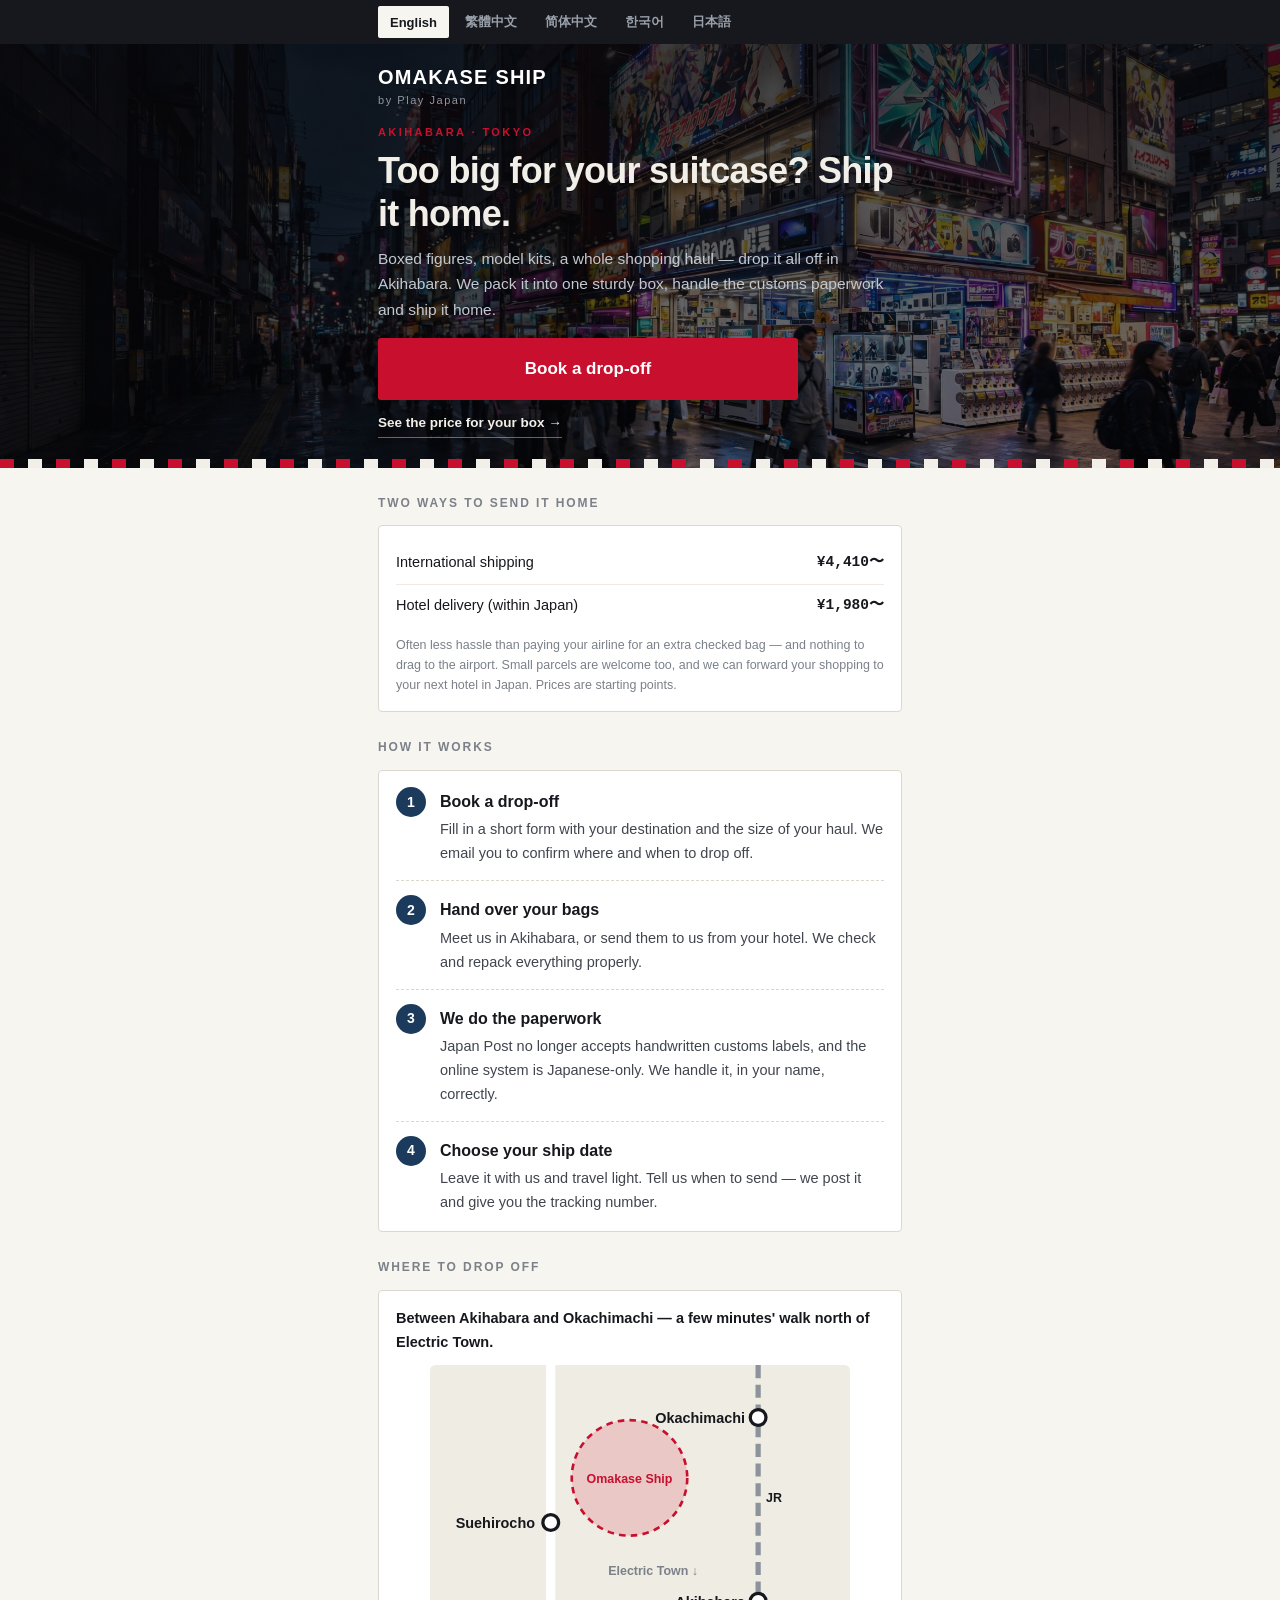
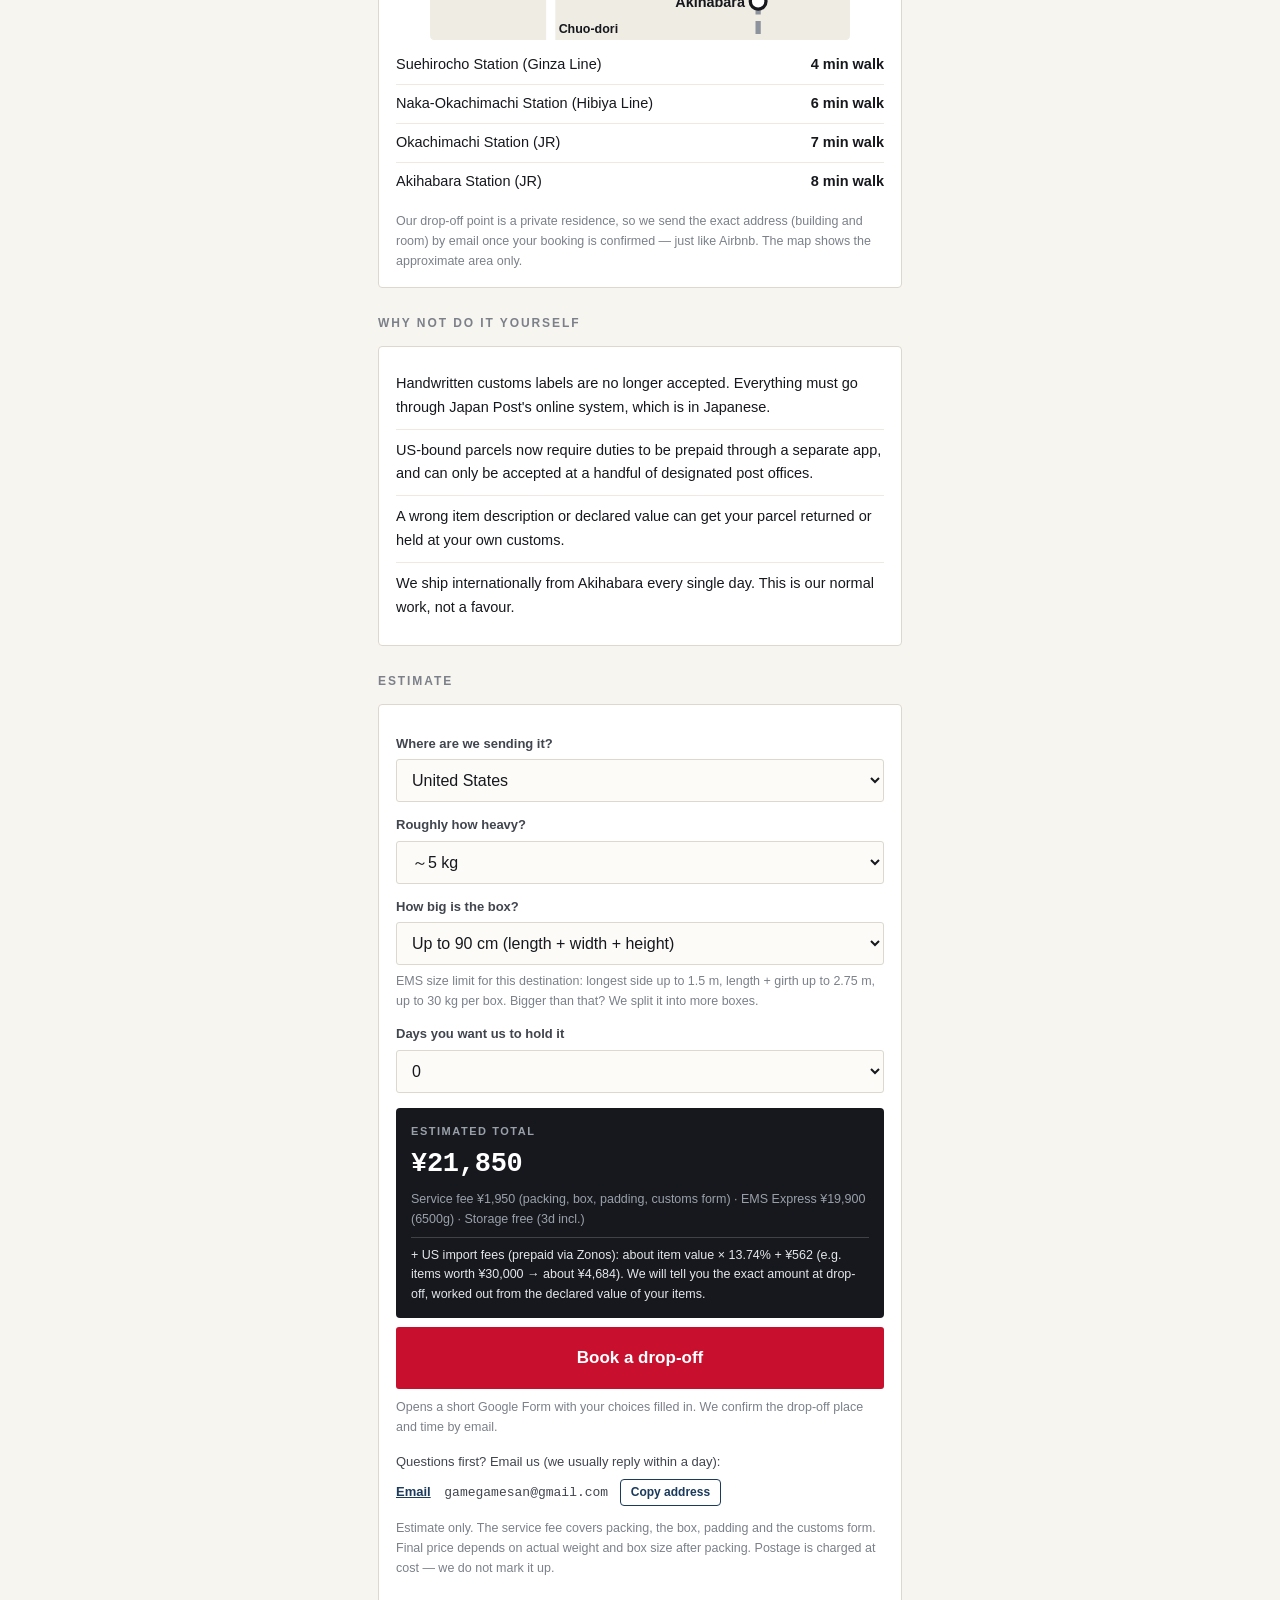
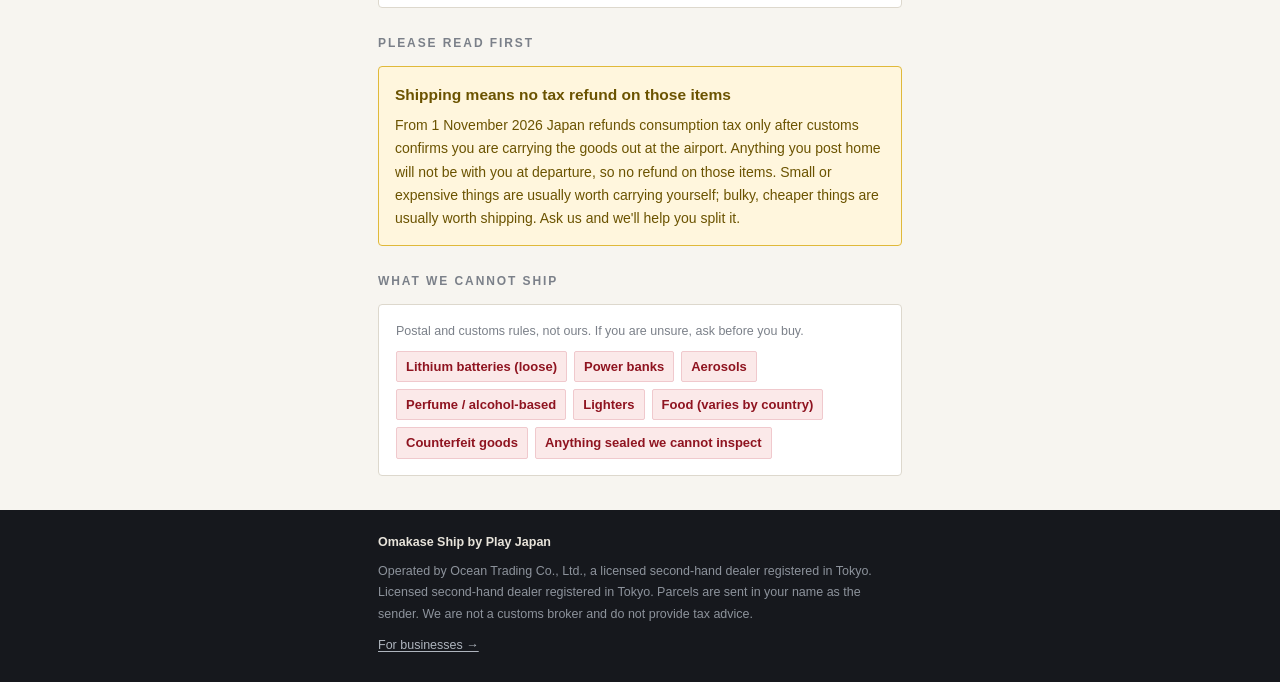
<file: index.html>
<!DOCTYPE html>
<html lang="en">
<head>
<meta charset="utf-8">
<meta name="viewport" content="width=device-width,initial-scale=1,viewport-fit=cover">
<title>Omakase Ship — Travel Japan hands-free</title>
<meta name="description" content="Figures and boxes too big for your suitcase? Drop them off in Akihabara — we pack them into one box, handle the customs form and ship it home.">
<meta name="theme-color" content="#16181d">
<style>
:root{
  --ink:#16181d; --ink2:#41454e; --mute:#7b8089;
  --paper:#f7f5f0; --card:#fff; --line:#ddd8cd;
  --navy:#1b3a5c; --red:#c8102e; --green:#1f7a4d; --amber:#fff6dd; --amber-line:#e0b93a;
}
*{box-sizing:border-box;-webkit-tap-highlight-color:transparent}
html{background:var(--ink)}
body{margin:0;background:var(--paper);color:var(--ink);
  font-family:-apple-system,BlinkMacSystemFont,"Segoe UI","Hiragino Sans","Noto Sans JP","Noto Sans TC","Noto Sans SC","Noto Sans KR",sans-serif;
  font-size:16px;line-height:1.65;-webkit-text-size-adjust:100%}
.num{font-family:ui-monospace,SFMono-Regular,Menlo,Consolas,monospace;font-variant-numeric:tabular-nums}
.wrap{max-width:560px;margin:0 auto;padding:0 18px}

/* language bar */
.langbar{position:sticky;top:0;z-index:20;background:var(--ink);padding:calc(6px + env(safe-area-inset-top)) 0 6px}
.langs{display:flex;gap:4px;overflow-x:auto;-ms-overflow-style:none;scrollbar-width:none}
.langs::-webkit-scrollbar{display:none}
.langs button{flex:0 0 auto;padding:7px 12px;font-size:13px;font-weight:700;border:0;border-radius:2px;
  background:transparent;color:#9aa0aa;font-family:inherit;white-space:nowrap}
.langs button[aria-pressed=true]{background:var(--paper);color:var(--ink)}


.brand{margin-bottom:14px}
.brand .bmain{display:block;font-size:20px;font-weight:800;letter-spacing:.06em;color:#fff;line-height:1.1}
.brand .bsub{display:block;font-size:11px;letter-spacing:.14em;color:#8f96a3;margin-top:3px}
/* hero */
header{background:linear-gradient(rgba(8,8,12,.78),rgba(8,8,12,.52)),url('./assets/hero-akihabara.webp') center/cover no-repeat var(--ink);color:#f2efe8;padding:22px 0 30px;position:relative;overflow:hidden}
header::after{content:"";position:absolute;left:0;right:0;bottom:0;height:9px;
  background:repeating-linear-gradient(90deg,var(--red) 0 14px,transparent 14px 28px,#f2efe8 28px 42px,transparent 42px 56px)}
.kicker{font-size:11px;letter-spacing:.22em;font-weight:700;color:var(--red)}
h1{font-size:36px;line-height:1.2;letter-spacing:-.02em;margin:8px 0 10px;font-weight:800}
.lede{font-size:15.5px;color:#c3c8d0;margin:0}
.herolink{display:inline-block;margin-top:12px;font-size:13.5px;font-weight:700;color:#f2efe8;text-decoration:none;border-bottom:1px solid rgba(242,239,232,.4);padding-bottom:2px}

/* blocks */
section{margin-top:26px}
h2{font-size:12px;letter-spacing:.16em;font-weight:800;color:var(--mute);margin:0 0 12px;text-transform:uppercase}
.card{background:var(--card);border:1px solid var(--line);border-radius:4px;padding:16px 17px}
.card + .card{margin-top:10px}

.step{display:flex;gap:14px;align-items:flex-start}
.step + .step{margin-top:14px;padding-top:14px;border-top:1px dashed var(--line)}
.stepno{flex:0 0 30px;height:30px;border-radius:50%;background:var(--navy);color:#fff;
  display:flex;align-items:center;justify-content:center;font-weight:800;font-size:14px}
.step h3{font-size:16px;margin:2px 0 3px;font-weight:700}
.step p{margin:0;font-size:14.5px;color:var(--ink2)}

table{width:100%;border-collapse:collapse;font-size:14.5px}
td{padding:9px 0;border-bottom:1px solid #eeeae1;vertical-align:top}
tr:last-child td{border-bottom:0}
td.r{text-align:right;white-space:nowrap;font-weight:700}
.small{font-size:12.5px;color:var(--mute);line-height:1.6}

.warn{background:var(--amber);border:1px solid var(--amber-line);border-radius:4px;padding:15px 16px}
.warn h3{margin:0 0 7px;font-size:15.5px;color:#6b5300;font-weight:800}
.warn p{margin:0;font-size:14px;color:#6b5300}

.no{display:flex;flex-wrap:wrap;gap:7px;margin-top:4px}
.no span{font-size:13px;background:#fbe9e9;color:#8f1420;border:1px solid #f0c9cd;
  padding:4px 9px;border-radius:2px;font-weight:600}

/* form */
label.f{display:block;font-size:13px;font-weight:700;color:var(--ink2);margin:12px 0 5px}
select,input[type=number]{width:100%;padding:11px;font-size:16px;border:1px solid var(--line);
  border-radius:3px;background:#fcfbf8;color:var(--ink);font-family:inherit}
input[type=number]{font-family:ui-monospace,Menlo,monospace;text-align:right}
select:focus,input:focus{outline:2px solid var(--navy);outline-offset:-1px;background:#fff}
.est{margin-top:15px;background:var(--ink);color:#fff;border-radius:4px;padding:14px 15px}
.est .lbl{font-size:11px;letter-spacing:.14em;color:#9aa0aa;font-weight:700}
.est .v{font-size:27px;font-weight:800;margin-top:2px;letter-spacing:-.01em}
.est .sub{font-size:12.5px;color:#9aa0aa;margin-top:4px;line-height:1.55}
.est .duty{color:#e3e6ec;margin-top:8px;padding-top:8px;border-top:1px solid rgba(255,255,255,.18)}

.btn{display:block;width:100%;text-align:center;text-decoration:none;padding:15px;
  border-radius:3px;font-weight:800;font-size:16px;margin-top:9px;border:0;font-family:inherit}
.btn.line{background:#06c755;color:#fff}
.btn.wa{background:#25d366;color:#fff}
.btn.mail{background:#fff;color:var(--ink);border:1.5px solid var(--ink)}
/* 予約（Google フォーム）がいちばん目立つボタン。質問の連絡先は小さく残す。 */
.btn.book{background:var(--red);color:#fff;font-size:17px;padding:17px}
.herobook{display:block;margin-top:16px;max-width:420px}
.ask{margin-top:14px;font-size:13px;color:var(--ink2)}
.ask a{display:inline-block;margin:6px 10px 0 0;font-weight:700;color:var(--navy)}
.ask .mailAddr{display:inline-block;margin:6px 8px 0 0;font-family:ui-monospace,Menlo,Consolas,monospace;user-select:all;word-break:break-all}
.ask .copyBtn{margin-top:6px;padding:3px 10px;font:inherit;font-size:12px;font-weight:700;color:var(--navy);background:none;border:1px solid currentColor;border-radius:4px;cursor:pointer}

footer{margin-top:34px;background:var(--ink);color:#8d939c;padding:22px 0 calc(26px + env(safe-area-inset-bottom));font-size:12.5px;line-height:1.7}
footer b{color:#e7e3da}
footer a.footlink{color:#aeb4bd;text-decoration:underline;text-underline-offset:2px}

/* 受付の大まかな場所（正確な住所は予約確定メールで） */
:root{--mapbg:#efece4;--maproad:#fff;--maprail:#8d939c}
.where .wlead{margin:0 0 10px;font-size:14.5px;font-weight:700;color:var(--ink)}
.wmap{display:block;width:100%;max-width:420px;height:auto;margin:0 auto 6px}
.wmap .mt{font:600 11px/1 -apple-system,BlinkMacSystemFont,'Segoe UI',sans-serif;fill:var(--ink)}
.wmap .sm{font-size:9.5px}.wmap .b{font-weight:800}.wmap .red{fill:var(--red)}.wmap .mute{fill:var(--mute)}
.wst td{padding:7px 0}
[data-i18n]{}
</style>
</head>
<body>

<div class="langbar">
  <div class="wrap">
    <div class="langs" id="langs">
      <button data-lang="en" aria-pressed="true">English</button>
      <button data-lang="zh-Hant" aria-pressed="false">繁體中文</button>
      <button data-lang="zh-Hans" aria-pressed="false">简体中文</button>
      <button data-lang="ko" aria-pressed="false">한국어</button>
      <button data-lang="ja" aria-pressed="false">日本語</button>
    </div>
  </div>
</div>

<header>
  <div class="wrap">
    <div class="brand">
      <span class="bmain">OMAKASE SHIP</span>
      <span class="bsub">by Play Japan</span>
    </div>
    <div class="kicker">AKIHABARA · TOKYO</div>
    <h1 data-i18n="h1"></h1>
    <p class="lede" data-i18n="lede"></p>
    <a class="btn book herobook" id="btnBookHero" href="#" target="_blank" rel="noopener" data-i18n="btn_book"></a>
    <a class="herolink" href="./cost/" data-i18n="heroPriceLink"></a>
  </div>
</header>

<div class="wrap">

  <section>
    <h2 data-i18n="ship_h"></h2>
    <div class="card">
      <table>
        <tr><td data-i18n="ship_intl"></td><td class="r num" id="priceIntl">—</td></tr>
        <tr><td data-i18n="ship_hotel"></td><td class="r num" id="priceHotel">—</td></tr>
      </table>
      <p class="small" style="margin:8px 0 0" data-i18n="ship_note"></p>
    </div>
  </section>

  <section>
    <h2 data-i18n="how_h"></h2>
    <div class="card">
      <div class="step"><div class="stepno">1</div><div>
        <h3 data-i18n="s1t"></h3><p data-i18n="s1b"></p></div></div>
      <div class="step"><div class="stepno">2</div><div>
        <h3 data-i18n="s2t"></h3><p data-i18n="s2b"></p></div></div>
      <div class="step"><div class="stepno">3</div><div>
        <h3 data-i18n="s3t"></h3><p data-i18n="s3b"></p></div></div>
      <div class="step"><div class="stepno">4</div><div>
        <h3 data-i18n="s4t"></h3><p data-i18n="s4b"></p></div></div>
    </div>
  </section>

  <section>
    <h2 data-i18n="where_h"></h2>
    <div class="card where">
      <p class="wlead" data-i18n="where_lead"></p>
      <svg class="wmap" viewBox="0 0 320 210" role="img" aria-label="Map">
        <rect x="0" y="0" width="320" height="210" rx="4" fill="var(--mapbg)"/>
        <line x1="92" y1="0" x2="92" y2="210" stroke="var(--maproad)" stroke-width="7"/>
        <text x="98" y="204" class="mt sm">Chuo-dori</text>
        <line x1="250" y1="0" x2="250" y2="210" stroke="var(--maprail)" stroke-width="4" stroke-dasharray="10 5"/>
        <text x="256" y="104" class="mt sm">JR</text>
        <circle cx="152" cy="86" r="44" fill="rgba(200,16,46,.16)" stroke="var(--red)" stroke-width="2" stroke-dasharray="5 4"/>
        <text x="152" y="90" text-anchor="middle" class="mt b red sm">Omakase Ship</text>
        <circle cx="92" cy="120" r="6" fill="#fff" stroke="var(--ink)" stroke-width="2.5"/>
        <text x="80" y="124" text-anchor="end" class="mt">Suehirocho</text>
        <circle cx="250" cy="40" r="6" fill="#fff" stroke="var(--ink)" stroke-width="2.5"/>
        <text x="240" y="44" text-anchor="end" class="mt">Okachimachi</text>
        <circle cx="250" cy="180" r="6" fill="#fff" stroke="var(--ink)" stroke-width="2.5"/>
        <text x="240" y="184" text-anchor="end" class="mt">Akihabara</text>
        <text x="170" y="160" text-anchor="middle" class="mt sm mute">Electric Town ↓</text>
      </svg>
      <table class="wst">
        <tr><td data-i18n="where_st1"></td><td class="r" data-i18n="where_m1"></td></tr>
        <tr><td data-i18n="where_st2"></td><td class="r" data-i18n="where_m2"></td></tr>
        <tr><td data-i18n="where_st3"></td><td class="r" data-i18n="where_m3"></td></tr>
        <tr><td data-i18n="where_st4"></td><td class="r" data-i18n="where_m4"></td></tr>
      </table>
      <p class="small" style="margin:10px 0 0" data-i18n="where_note"></p>
    </div>
  </section>

  <section>
    <h2 data-i18n="why_h"></h2>
    <div class="card">
      <table>
        <tr><td data-i18n="w1"></td></tr>
        <tr><td data-i18n="w2"></td></tr>
        <tr><td data-i18n="w3"></td></tr>
        <tr><td data-i18n="w4"></td></tr>
      </table>
    </div>
  </section>

  <section>
    <h2 data-i18n="quote_h"></h2>
    <div class="card">
      <label class="f" data-i18n="q_dest"></label>
      <select id="dest"><!-- rates.js の COUNTRIES から作る --></select>

      <label class="f" data-i18n="q_weight"></label>
      <select id="wt">
        <option value="500">～0.5 kg</option>
        <option value="1000">～1 kg</option>
        <option value="2000">～2 kg</option>
        <option value="3000">～3 kg</option>
        <option value="5000" selected>～5 kg</option>
        <option value="7000">～7 kg</option>
        <option value="10000">～10 kg</option>
        <option value="15000">～15 kg</option>
        <option value="20000">～20 kg</option>
        <option value="25000">～25 kg</option>
        <option value="30000">～30 kg</option>
      </select>

      <label class="f" data-i18n="q_size"></label>
      <select id="over90">
        <option value="0" selected data-i18n-opt="size_small"></option>
        <option value="1" data-i18n-opt="size_big"></option>
      </select>
      <p class="small" id="sizeNote" style="margin:6px 0 0"></p>

      <label class="f" data-i18n="q_days"></label>
      <select id="days">
        <option value="0" selected>0</option>
        <option value="3">3</option>
        <option value="7">7</option>
        <option value="14">14</option>
      </select>

      <div class="est">
        <div class="lbl" data-i18n="q_est"></div>
        <div class="v num" id="estVal">—</div>
        <div class="sub" id="estSub"></div>
        <div class="sub duty" id="usDuty" hidden></div>
      </div>

      <a class="btn book" id="btnBook" href="#" target="_blank" rel="noopener" data-i18n="btn_book"></a>
      <p class="small" style="margin:8px 0 0" data-i18n="book_note"></p>
      <div class="ask"><span data-i18n="q_ask"></span><br>
        <a id="btnMail" href="#" data-i18n="btn_mail"></a>
        <span class="mailAddr" id="mailAddr"></span>
        <button type="button" class="copyBtn" id="btnCopy" data-i18n="btn_copy"></button>
      </div>
      <p class="small" style="margin-top:12px" data-i18n="q_note"></p>
    </div>
  </section>

  <section>
    <h2 data-i18n="tax_h"></h2>
    <div class="warn">
      <h3 data-i18n="tax_t"></h3>
      <p data-i18n="tax_b"></p>
    </div>
  </section>

  <section>
    <h2 data-i18n="cant_h"></h2>
    <div class="card">
      <p class="small" style="margin:0 0 10px" data-i18n="cant_b"></p>
      <div class="no" id="noList"></div>
    </div>
  </section>

</div>

<footer>
  <div class="wrap">
    <div style="margin-bottom:8px"><b id="bizName">Omakase Ship by Play Japan</b></div>
    <div data-i18n="foot"></div>
    <div style="margin-top:10px"><a class="footlink" href="./partner/" data-i18n="partnerLink"></a></div>
  </div>
</footer>

<script src="./rates.js"></script>
<script>
/* ============================================================
   設定 — 料金は rates.js（window.AKIBA_RATES）に集約。ここは連絡先のみ
   ============================================================ */
var R = window.AKIBA_RATES;   // 共通料金モジュール
var CONFIG = {
  bizName:  "Omakase Ship by Play Japan",
  email:    "gamegamesan@gmail.com"       // 質問の窓口はメールだけ（2026-11-25〜）
};

/* 予約フォーム（Google フォーム）。料金の目安で選んだ内容と紹介コードを入れて開く
   （usp=pp_url の事前入力）。選択肢の文字は**フォームと完全一致**（– は en ダッシュ U+2013）。 */
var FORM = {
  url: "https://docs.google.com/forms/d/e/1FAIpQLSeJqHE1Zn3QOHQhHUtQnI4l_mDOnMgi03iKkbGV1g6y1o3V2w/viewform",
  country: "entry.68402568",
  size:    "entry.314454876",
  ref:     "entry.2128966062"
};
/* 送り先：フォームに国名の選択肢がある国は国名（rates.js の COUNTRIES の form）、
   それ以外は Other。 */
var FORM_OTHER = "Other (please write below)";
function formCountryOf(code){
  var c=R.country(code);
  return (c&&c.form) ? c.form : FORM_OTHER;
}
/* 大きさ：小形包装物になるとき＝Small、EMS になるとき＝Large。
   「Several large boxes」「Not sure yet」は LP からは入れない。 */
var FORM_SIZE = {
  small: "Small \u2013 up to 2 kg and up to 90 cm (length + width + height)",
  large: "Large \u2013 one box over 90 cm or over 2 kg"
};
/* いまの選択。送り方は rates.js の route() が決める
   （梱包後 2kg 以下・90cm 以下＝小形包装物、それ以外＝EMS）。 */
function pick(){
  var c=R.country($("dest").value)||R.country("US");
  var over90=($("over90").value==="1");
  var q=R.route(c.zone, +$("wt").value, {}, { country:(c.other?null:c.code), over90:over90 });
  /* どちらの送り方にも入らない重さ（1箱 30kg 超など）は、2kg も 90cm も超える側。 */
  var small=!!(q&&q.service==="airPacket");
  return { c:c, over90:over90, q:q, small:small };
}
/* 紹介コード（tracking.js が ?s= から omakase_ref に保存したもの）。無ければ ''。 */
function refCode(){
  var re=/^[A-Z]{2}\d{2,3}$/;
  /* 先に保存済みのコード（初回の紹介元を優先・tracking.js と同じ決まり）、
     無ければ今の URL の ?s=（初めて開いた回は tracking.js がこのあとで保存するため）。 */
  try{
    var o=JSON.parse(localStorage.getItem("omakase_ref")||"null");
    var c=o&&String(o.code||"");
    if(re.test(c)) return c;
  }catch(e){}
  try{
    var s=new URLSearchParams(location.search).get("s");
    s=s?String(s):"";                       // tracking.js と同じ（そのままの形で確かめる）
    if(re.test(s)) return s;
  }catch(e){}
  return "";
}
function formUrl(){
  var pk=pick();
  var q=[["usp","pp_url"],
         [FORM.country, formCountryOf(pk.c.code)],
         [FORM.size, pk.small ? FORM_SIZE.small : FORM_SIZE.large]];
  var rc=refCode();
  if(rc) q.push([FORM.ref, rc]);
  return FORM.url+"?"+q.map(function(x){
    return encodeURIComponent(x[0])+"="+encodeURIComponent(x[1]); }).join("&");
}

var I18N = {
en:{
 pack_over:"One box can weigh up to {kg} kg packed, and this is over that. We split it into two or more boxes — book a drop-off or message us for a quote.",
 h1:"Too big for your suitcase? Ship it home.",
 lede:"Boxed figures, model kits, a whole shopping haul — drop it all off in Akihabara. We pack it into one sturdy box, handle the customs paperwork and ship it home.",
 heroPriceLink:"See the price for your box →",
 trackRef:"Referred by ", trackCounter:"Show this at our counter",
 ship_h:"Two ways to send it home", ship_intl:"International shipping", ship_hotel:"Hotel delivery (within Japan)",
 ship_note:"Often less hassle than paying your airline for an extra checked bag — and nothing to drag to the airport. Small parcels are welcome too, and we can forward your shopping to your next hotel in Japan. Prices are starting points.",
 how_h:"How it works",
 where_h:"Where to drop off", where_lead:"Between Akihabara and Okachimachi — a few minutes' walk north of Electric Town.", where_st1:"Suehirocho Station (Ginza Line)", where_m1:"4 min walk", where_st2:"Naka-Okachimachi Station (Hibiya Line)", where_m2:"6 min walk", where_st3:"Okachimachi Station (JR)", where_m3:"7 min walk", where_st4:"Akihabara Station (JR)", where_m4:"8 min walk", where_note:"Our drop-off point is a private residence, so we send the exact address (building and room) by email once your booking is confirmed — just like Airbnb. The map shows the approximate area only.",
 s1t:"Book a drop-off", s1b:"Fill in a short form with your destination and the size of your haul. We email you to confirm where and when to drop off.",
 s2t:"Hand over your bags", s2b:"Meet us in Akihabara, or send them to us from your hotel. We check and repack everything properly.",
 s3t:"We do the paperwork", s3b:"Japan Post no longer accepts handwritten customs labels, and the online system is Japanese-only. We handle it, in your name, correctly.",
 s4t:"Choose your ship date", s4b:"Leave it with us and travel light. Tell us when to send — we post it and give you the tracking number.",
 why_h:"Why not do it yourself",
 w1:"Handwritten customs labels are no longer accepted. Everything must go through Japan Post's online system, which is in Japanese.",
 w2:"US-bound parcels now require duties to be prepaid through a separate app, and can only be accepted at a handful of designated post offices.",
 w3:"A wrong item description or declared value can get your parcel returned or held at your own customs.",
 w4:"We ship internationally from Akihabara every single day. This is our normal work, not a favour.",
 quote_h:"Estimate",
 q_dest:"Where are we sending it?", q_weight:"Roughly how heavy?", q_days:"Days you want us to hold it",
 us_duty:"+ US import fees (prepaid via Zonos): about item value × {rate} + {fixed} (e.g. items worth {exv} → about {ex}). We will tell you the exact amount at drop-off, worked out from the declared value of your items.",
 q_est:"ESTIMATED TOTAL",
 btn_book:"Book a drop-off",
 book_note:"Opens a short Google Form with your choices filled in. We confirm the drop-off place and time by email.",
 q_ask:"Questions first? Email us (we usually reply within a day):",
 btn_mail:"Email", btn_copy:"Copy address", copied:"Copied!",
 q_note:"Estimate only. The service fee covers packing, the box, padding and the customs form. Final price depends on actual weight and box size after packing. Postage is charged at cost — we do not mark it up.",
 tax_h:"Please read first",
 tax_t:"Shipping means no tax refund on those items",
 tax_b:"From 1 November 2026 Japan refunds consumption tax only after customs confirms you are carrying the goods out at the airport. Anything you post home will not be with you at departure, so no refund on those items. Small or expensive things are usually worth carrying yourself; bulky, cheaper things are usually worth shipping. Ask us and we'll help you split it.",
 cant_h:"What we cannot ship",
 cant_b:"Postal and customs rules, not ours. If you are unsure, ask before you buy.",
 foot:"Operated by Ocean Trading Co., Ltd., a licensed second-hand dealer registered in Tokyo. Licensed second-hand dealer registered in Tokyo. Parcels are sent in your name as the sender. We are not a customs broker and do not provide tax advice.",
 partnerLink:"For businesses →",
 q_size:"How big is the box?",
 size_small:"Up to 90 cm (length + width + height)",
 size_big:"Over 90 cm, or one side over 60 cm",
 size_note_small:"Up to 2 kg packed and 90 cm in total goes as a small packet. Anything bigger or heavier goes by EMS.",
 size_note_ems:"EMS size limit for this destination: longest side up to {len} m, length + girth up to {girth} m, up to {kg} kg per box. Bigger than that? We split it into more boxes.",
 no:["Lithium batteries (loose)","Power banks","Aerosols","Perfume / alcohol-based","Lighters","Food (varies by country)","Counterfeit goods","Anything sealed we cannot inspect"]
},
"zh-Hant":{
 pack_over:"單箱包裝後上限為 {kg} 公斤，這個重量已超過。我們會分成兩箱以上寄送——請預約交件或來訊詢問報價。",
 h1:"行李箱塞不下？直接寄回家。",
 lede:"盒裝公仔、模型、整袋戰利品——全部在秋葉原交給我們。我們裝成一個堅固的紙箱，處理報關文件後寄到你家。",
 heroPriceLink:"查看你的箱子要多少錢 →",
 trackRef:"介紹來源 ", trackCounter:"請在櫃檯出示此畫面",
 ship_h:"兩種寄回家的方式", ship_intl:"國際寄送", ship_hotel:"飯店配送（日本國內）",
 ship_note:"比起向航空公司加購託運行李，通常更省事——也不用拖著大箱子去機場。小件包裹同樣歡迎，也可以轉送到你在日本的下一間飯店。顯示為起始價。",
 how_h:"服務流程",
 where_h:"交件地點", where_lead:"位於秋葉原與御徒町之間，從電器街往北步行幾分鐘即可到達。", where_st1:"末廣町站（銀座線）", where_m1:"步行 4 分鐘", where_st2:"仲御徒町站（日比谷線）", where_m2:"步行 6 分鐘", where_st3:"御徒町站（JR）", where_m3:"步行 7 分鐘", where_st4:"秋葉原站（JR）", where_m4:"步行 8 分鐘", where_note:"交件地點為私人住宅，因此預約確認後才會以電子郵件告知詳細地址（大樓名稱與房號），與 Airbnb 相同。地圖僅顯示大致範圍。",
 s1t:"預約交件", s1b:"填寫簡短表單（寄送國家與物品大小）。我們會以電子郵件確認交件地點與時間。",
 s2t:"把東西交給我們", s2b:"在秋葉原面交，或從飯店寄給我們。我們會逐一確認並重新包裝。",
 s3t:"報關手續由我們處理", s3b:"日本郵局已不接受手寫報關單，線上系統只有日文。我們以你的名義正確填寫。",
 s4t:"自己決定寄出日", s4b:"東西放我們這裡，你輕鬆繼續玩。想寄的時候告訴我們，寄出後提供追蹤號碼。",
 why_h:"為什麼不自己寄就好",
 w1:"手寫報關單已全面停用，必須透過日本郵局的線上系統，而該系統只有日文介面。",
 w2:"寄往美國的包裹現在必須先用另一個App預繳關稅，而且只有少數指定郵局才收件。",
 w3:"品名或申報金額寫錯，包裹可能被退回，或卡在你自己國家的海關。",
 w4:"我們每天都從秋葉原寄國際包裹。這是我們的日常工作，不是幫忙。",
 quote_h:"費用試算",
 q_dest:"寄到哪裡？", q_weight:"大概多重？", q_days:"希望我們保管幾天",
 us_duty:"＋ 美國進口費用（透過 Zonos 預付）：約為 物品金額 × {rate} ＋ {fixed}（例：物品 {exv} 約 {ex}）。正確金額會在收件時，依物品的申報金額計算後告知您。",
 q_est:"預估總金額",
 btn_book:"預約交件（Book a drop-off）",
 book_note:"開啟已填入您選擇內容的 Google 表單。交件地點與時間會以電子郵件確認。",
 q_ask:"想先問問題？請寄電子郵件給我們（通常一天內回覆）：",
 btn_mail:"Email", btn_copy:"複製地址", copied:"已複製！",
 q_note:"僅為預估。服務費包含包裝、紙箱、緩衝材與報關單。實際金額依包裝後的重量與箱子尺寸而定。郵資照實收，不加價。",
 tax_h:"請務必先閱讀",
 tax_t:"寄回國的商品無法退稅",
 tax_b:"自2026年11月1日起，日本改為在機場由海關確認你確實帶著商品出境後才退還消費稅。寄回家的東西出境時不在你身上，因此那些商品無法退稅。體積小、單價高的建議自己帶；體積大、單價低的建議寄。可以問我們，我們幫你分。",
 cant_h:"無法寄送的物品",
 cant_b:"這是郵政與海關的規定。不確定的話，購買前請先問我們。",
 foot:"由東京都公安委員會許可之古物商 有限会社オーシャン貿易 營運。東京都公安委員會許可之古物商。包裹以你本人為寄件人名義寄出。我們並非報關業者，也不提供稅務諮詢。",
 partnerLink:"商家合作洽詢 →",
 q_size:"箱子多大？",
 size_small:"長＋寬＋高 90 公分以內",
 size_big:"超過 90 公分，或單邊超過 60 公分",
 size_note_small:"包裝後 2 公斤以內且三邊合計 90 公分以內，以小包（small packet）寄送。更大或更重則以 EMS 寄送。",
 size_note_ems:"此目的地的 EMS 尺寸上限：最長邊 {len} 公尺、長度＋周長 {girth} 公尺、每箱 {kg} 公斤。超過的話我們會分箱寄送。",
 no:["鋰電池（單獨）","行動電源","噴霧罐","香水／含酒精","打火機","食品（依國家而異）","仿冒品","無法開箱確認的密封物"]
},
"zh-Hans":{
 pack_over:"单箱包装后上限为 {kg} 公斤，这个重量已超过。我们会分成两箱以上寄送——请预约交件或来信询问报价。",
 h1:"行李箱装不下？直接寄回家。",
 lede:"盒装手办、模型、整袋战利品——全部在秋叶原交给我们。我们装成一个结实的纸箱，处理报关文件后寄到你家。",
 heroPriceLink:"查看你的箱子要多少钱 →",
 trackRef:"介绍来源 ", trackCounter:"请在柜台出示此画面",
 ship_h:"两种寄回家的方式", ship_intl:"国际寄送", ship_hotel:"酒店配送（日本国内）",
 ship_note:"比起向航空公司加购托运行李，通常更省事——也不用拖着大箱子去机场。小件包裹同样欢迎，也可以转送到你在日本的下一家酒店。显示为起始价。",
 how_h:"服务流程",
 where_h:"交件地点", where_lead:"位于秋叶原与御徒町之间，从电器街往北步行几分钟即可到达。", where_st1:"末广町站（银座线）", where_m1:"步行 4 分钟", where_st2:"仲御徒町站（日比谷线）", where_m2:"步行 6 分钟", where_st3:"御徒町站（JR）", where_m3:"步行 7 分钟", where_st4:"秋叶原站（JR）", where_m4:"步行 8 分钟", where_note:"交件地点为私人住宅，因此预约确认后才会通过电子邮件告知详细地址（楼名和房号），与 Airbnb 相同。地图仅显示大致范围。",
 s1t:"预约交件", s1b:"填写简短表单（寄送国家与物品大小）。我们会通过电子邮件确认交件地点和时间。",
 s2t:"把东西交给我们", s2b:"在秋叶原面交，或从酒店寄给我们。我们会逐一确认并重新包装。",
 s3t:"报关手续由我们处理", s3b:"日本邮局已不接受手写报关单，线上系统只有日文。我们以你的名义正确填写。",
 s4t:"自己决定寄出日", s4b:"东西放我们这里，你可以轻装继续玩。想寄时告诉我们，寄出后提供追踪号。",
 why_h:"为什么不自己寄",
 w1:"手写报关单已全面停用，必须通过日本邮局的线上系统，而该系统只有日文界面。",
 w2:"寄往美国的包裹现在必须先用另一个App预缴关税，而且只有少数指定邮局才收件。",
 w3:"品名或申报金额写错，包裹可能被退回，或卡在你自己国家的海关。",
 w4:"我们每天都从秋叶原寄国际包裹。这是我们的日常工作。",
 quote_h:"费用试算",
 q_dest:"寄到哪里？", q_weight:"大概多重？", q_days:"希望我们保管几天",
 us_duty:"＋ 美国进口费用（通过 Zonos 预付）：约为 物品金额 × {rate} ＋ {fixed}（例：物品 {exv} 约 {ex}）。准确金额会在收件时，根据物品的申报金额计算后告知您。",
 q_est:"预估总金额",
 btn_book:"预约交件（Book a drop-off）",
 book_note:"打开已填入您所选内容的 Google 表单。交件地点和时间会通过电子邮件确认。",
 q_ask:"想先咨询？请发送电子邮件（通常一天内回复）：",
 btn_mail:"Email", btn_copy:"复制地址", copied:"已复制！",
 q_note:"仅为预估。服务费包含包装、纸箱、缓冲材料与报关单。实际金额依包装后的重量与箱子尺寸而定。邮资照实收，不加价。",
 tax_h:"请务必先阅读",
 tax_t:"寄回国的商品无法退税",
 tax_b:"自2026年11月1日起，日本改为在机场由海关确认你确实带着商品出境后才退还消费税。寄回家的东西出境时不在你身上，因此那些商品无法退税。体积小、单价高的建议自己带；体积大、单价低的建议寄。可以问我们，我们帮你分。",
 cant_h:"无法寄送的物品",
 cant_b:"这是邮政与海关的规定。不确定的话，购买前请先问我们。",
 foot:"由东京都公安委员会许可之古物商 有限会社オーシャン貿易 运营。东京都公安委员会许可之古物商。包裹以你本人为寄件人名义寄出。我们并非报关业者，也不提供税务咨询。",
 partnerLink:"商家合作洽询 →",
 q_size:"箱子多大？",
 size_small:"长＋宽＋高 90 厘米以内",
 size_big:"超过 90 厘米，或单边超过 60 厘米",
 size_note_small:"包装后 2 公斤以内且三边合计 90 厘米以内，以小包（small packet）寄送。更大或更重则以 EMS 寄送。",
 size_note_ems:"此目的地的 EMS 尺寸上限：最长边 {len} 米、长度＋周长 {girth} 米、每箱 {kg} 公斤。超过的话我们会分箱寄送。",
 no:["锂电池（单独）","充电宝","喷雾罐","香水／含酒精","打火机","食品（依国家而异）","仿冒品","无法开箱确认的密封物"]
},
ko:{
 pack_over:"한 박스는 포장 후 {kg}kg까지이며, 이 무게는 그보다 큽니다. 두 박스 이상으로 나누어 보내 드립니다. 맡기기 예약을 하시거나 견적을 문의해 주세요.",
 h1:"캐리어에 안 들어가나요? 집으로 보내세요.",
 lede:"박스 피규어, 프라모델, 쇼핑한 물건 전부 — 아키하바라에서 맡겨 주세요. 튼튼한 박스 하나로 포장하고 통관 서류까지 처리해 집으로 보내드립니다.",
 heroPriceLink:"내 박스 요금 보기 →",
 trackRef:"추천인 ", trackCounter:"카운터에서 이 화면을 보여주세요",
 ship_h:"집으로 보내는 두 가지 방법", ship_intl:"해외 배송", ship_hotel:"호텔 배송(일본 국내)",
 ship_note:"항공사에 추가 위탁 수하물 요금을 내는 것보다 대개 간편하고, 큰 짐을 공항까지 끌고 갈 필요도 없습니다. 작은 소포도 받으며, 일본 내 다음 호텔로 보내 드릴 수도 있습니다. 표시는 시작 가격입니다.",
 how_h:"이용 방법",
 where_h:"맡기는 장소", where_lead:"아키하바라와 오카치마치 사이, 전자상가에서 북쪽으로 걸어서 몇 분 거리입니다.", where_st1:"스에히로초역 (긴자선)", where_m1:"도보 4분", where_st2:"나카오카치마치역 (히비야선)", where_m2:"도보 6분", where_st3:"오카치마치역 (JR)", where_m3:"도보 7분", where_st4:"아키하바라역 (JR)", where_m4:"도보 8분", where_note:"맡기는 장소가 개인 주택이라서, 정확한 주소(건물명·호실)는 예약이 확정된 뒤 이메일로 알려 드립니다(Airbnb와 같은 방식). 지도는 대략적인 위치만 보여 줍니다.",
 s1t:"맡기기 예약", s1b:"배송 국가와 짐의 크기를 짧은 양식에 입력해 주세요. 맡기실 장소와 시간은 이메일로 확인해 드립니다.",
 s2t:"짐을 맡겨주세요", s2b:"아키하바라에서 직접 전달하거나 호텔에서 보내주세요. 하나하나 확인 후 다시 포장합니다.",
 s3t:"통관 서류는 저희가", s3b:"일본우편은 손으로 쓴 통관 라벨을 더 이상 받지 않으며, 온라인 시스템은 일본어뿐입니다. 고객님 명의로 정확히 작성합니다.",
 s4t:"발송일은 직접 결정", s4b:"맡겨두고 가볍게 여행하세요. 보낼 때 알려주시면 발송 후 운송장 번호를 드립니다.",
 why_h:"직접 하기 어려운 이유",
 w1:"손으로 쓴 통관 라벨은 폐지되었습니다. 일본우편 온라인 시스템을 써야 하는데 일본어로만 되어 있습니다.",
 w2:"미국행 소포는 별도 앱으로 관세를 미리 내야 하며, 지정된 일부 우체국에서만 접수됩니다.",
 w3:"품명이나 신고 금액이 틀리면 반송되거나 본국 세관에서 걸립니다.",
 w4:"저희는 매일 아키하바라에서 국제 배송을 합니다. 특별한 일이 아니라 일상 업무입니다.",
 quote_h:"예상 요금",
 q_dest:"어디로 보내시나요?", q_weight:"대략 무게는?", q_days:"보관 희망 일수",
 us_duty:"＋ 미국 수입 비용(Zonos로 선불): 물품 금액 × {rate} ＋ {fixed} 정도(예: 물품 {exv}이면 약 {ex}). 정확한 금액은 맡기실 때 물품의 신고 금액으로 계산해 알려 드립니다.",
 q_est:"예상 합계",
 btn_book:"맡기기 예약하기 (Book a drop-off)",
 book_note:"선택하신 내용이 입력된 Google 양식이 열립니다. 맡기실 장소와 시간은 이메일로 확인해 드립니다.",
 q_ask:"먼저 궁금한 점이 있으신가요? 이메일로 문의해 주세요(보통 하루 안에 답장드립니다):",
 btn_mail:"이메일", btn_copy:"주소 복사", copied:"복사했습니다!",
 q_note:"예상 금액입니다. 서비스 요금에는 포장, 박스, 완충재, 통관 서류가 포함됩니다. 포장 후 실제 무게와 박스 크기에 따라 확정됩니다. 우편 요금은 실비로만 청구합니다.",
 tax_h:"먼저 확인해 주세요",
 tax_t:"발송한 물건은 면세 환급을 받을 수 없습니다",
 tax_b:"2026년 11월 1일부터 일본은 공항에서 세관이 물품 반출을 확인한 후에만 소비세를 환급합니다. 미리 부친 물건은 출국 시 손에 없으므로 환급 대상이 아닙니다. 작고 비싼 것은 직접 들고, 부피가 크고 저렴한 것은 부치는 편이 유리합니다. 물어보시면 나눠 드립니다.",
 cant_h:"보낼 수 없는 물품",
 cant_b:"우편·세관 규정입니다. 확실하지 않으면 구매 전에 문의해 주세요.",
 foot:"도쿄도 공안위원회 허가 고물상 有限会社オーシャン貿易 가 운영합니다. 도쿄도 공안위원회 허가 고물상. 소포는 고객님 명의의 발송인으로 보내집니다. 관세사가 아니며 세무 상담은 제공하지 않습니다.",
 partnerLink:"제휴 매장 모집 →",
 q_size:"박스 크기는?",
 size_small:"가로＋세로＋높이 90cm 이하",
 size_big:"90cm 초과, 또는 한 변이 60cm 초과",
 size_note_small:"포장 후 2kg 이하이고 세 변의 합이 90cm 이하이면 소형포장물(small packet)로 보냅니다. 그보다 크거나 무거우면 EMS로 보냅니다.",
 size_note_ems:"이 목적지의 EMS 크기 제한: 가장 긴 변 {len}m, 길이＋둘레 {girth}m, 박스당 {kg}kg까지. 더 크면 여러 박스로 나누어 보냅니다.",
 no:["리튬 배터리(단독)","보조배터리","스프레이","향수/알코올 함유","라이터","식품(국가별 상이)","위조품","개봉 확인 불가한 밀봉품"]
},
ja:{
 pack_over:"1箱は梱包後 {kg}kg までで、この重さはそれを超えます。2箱以上に分けてお送りしますので、予約またはお問い合わせでご相談ください。",
 h1:"スーツケースに入らない荷物は、まとめて送る。",
 lede:"箱入りフィギュア、プラモデル、買い込んだ荷物をまるごと。秋葉原で預けていただければ、丈夫な箱ひとつにまとめ、通関書類を作ってご自宅までお送りします。",
 heroPriceLink:"箱の大きさで料金を見る →",
 trackRef:"紹介元 ", trackCounter:"受付でこの画面をご提示ください",
 ship_h:"2つの送り方", ship_intl:"海外発送", ship_hotel:"ホテル配送（日本国内）",
 ship_note:"航空会社に追加の預け荷物の料金を払うより手間がかからないことが多く、大きな荷物を空港まで運ぶ必要もありません。小さな荷物もお受けしますし、日本国内の次のホテルへお届けすることもできます。表示は最低料金です。",
 how_h:"ご利用の流れ",
 where_h:"お預かりの場所", where_lead:"秋葉原と御徒町のあいだ、電気街から北へ歩いて数分のところです。", where_st1:"末広町駅（銀座線）", where_m1:"徒歩4分", where_st2:"仲御徒町駅（日比谷線）", where_m2:"徒歩6分", where_st3:"御徒町駅（JR）", where_m3:"徒歩7分", where_st4:"秋葉原駅（JR）", where_m4:"徒歩8分", where_note:"受付は個人の住まいのため、正確な住所（建物名・部屋番号）は予約が確定したあとにメールでお知らせします（Airbnb と同じ方式です）。地図はおおよその場所だけを示しています。",
 s1t:"預け入れを予約", s1b:"送り先の国と荷物の大きさを短いフォームに入れてください。預け入れの場所と時間は、予約確認メールでお知らせします。",
 s2t:"荷物をお預けください", s2b:"秋葉原で直接お渡しいただくか、ホテルからお送りください。中身を確認して梱包し直します。",
 s3t:"通関書類は当方で作成", s3b:"日本郵便は手書きラベルを受け付けておらず、オンラインシステムは日本語のみです。お客様名義で正確に作成します。",
 s4t:"発送日はお客様が決定", s4b:"預けたまま身軽に観光できます。発送のご連絡をいただき次第、追跡番号をお伝えします。",
 why_h:"ご自身で送るのが難しい理由",
 w1:"手書きの通関ラベルは廃止されました。日本郵便のオンラインシステムが必須ですが、画面は日本語のみです。",
 w2:"米国宛は専用アプリでの関税前払いが必須で、指定郵便局でしか引き受けてもらえません。",
 w3:"品名や申告価格を誤ると、返送されたり、ご自身の国の税関で止まったりします。",
 w4:"当方は毎日、秋葉原から国際発送を行っています。特別な作業ではなく日常業務です。",
 quote_h:"料金の目安",
 q_dest:"送り先", q_weight:"おおよその重量", q_days:"お預かり希望日数",
 us_duty:"＋ 米国の輸入の費用（Zonos で前払い）：品物の金額 × {rate} ＋ {fixed} が目安（例：品物 {exv} なら 約 {ex}）。正確な金額は、お預かりのときに品物の申告額から出してお伝えします。",
 q_est:"概算合計",
 btn_book:"預け入れを予約する（Book a drop-off）",
 book_note:"選んだ内容が入った Google フォームが開きます。預け入れの場所と時間は、予約確認メールでお知らせします。",
 q_ask:"先に質問したい方はメールでどうぞ（ふつう1日以内にお返事します）：",
 btn_mail:"メール", btn_copy:"アドレスをコピー", copied:"コピーしました",
 q_note:"概算です。Service fee には梱包・箱・緩衝材・通関書類の作成を含みます。梱包後の実重量と箱のサイズで確定します。郵送料は実費のみで、上乗せはしません。",
 tax_h:"必ずお読みください",
 tax_t:"発送した商品は免税の対象外になります",
 tax_b:"2026年11月1日以降、日本の消費税還付は、空港で税関が持ち出しを確認した後に行われます。先に発送した商品は出国時に手元にないため、還付を受けられません。小さく高価なものはお手荷物で、かさばって安価なものは発送、という分け方が有利です。ご相談いただければ仕分けをお手伝いします。",
 cant_h:"お預かりできないもの",
 cant_b:"郵便・税関の規定によるものです。ご不明な場合は購入前にご相談ください。",
 foot:"運営：有限会社オーシャン貿易（東京都公安委員会許可 古物商）。荷物はお客様ご本人を差出人として発送します。通関業者ではなく、税務に関する助言は行いません。",
 partnerLink:"提携をご検討の店舗様へ →",
 q_size:"箱の大きさ",
 size_small:"縦＋横＋高さが 90cm 以下",
 size_big:"90cm を超える、またはいちばん長い辺が 60cm を超える",
 size_note_small:"梱包後 2kg 以下で、3辺の合計が 90cm 以下なら小形包装物でお送りします。それより大きい・重い荷物は EMS でお送りします。",
 size_note_ems:"この送り先の EMS の大きさの上限：いちばん長い辺 {len}m、長さ＋胴回り {girth}m、1箱 {kg}kg まで。これを超える場合は箱を分けてお送りします。",
 no:["リチウム電池（単体）","モバイルバッテリー","スプレー類","香水・アルコール含有","ライター","食品（国により異なる）","模倣品","開封確認できない密封物"]
}
};

var $=function(id){return document.getElementById(id);};
/* 質問用メール：アドレスを文字でも出し、コピーできるようにする（メールアプリが無いスマホ向け） */
(function(){
  $("mailAddr").textContent = CONFIG.email;
  $("btnCopy").addEventListener("click", function(){
    var b=this, done=function(){ var t=I18N[lang]||I18N.en; b.textContent=t.copied; setTimeout(function(){ b.textContent=t.btn_copy; },1800); };
    try { navigator.clipboard.writeText(CONFIG.email).then(done, function(){ window.prompt("Email", CONFIG.email); }); }
    catch(e){ window.prompt("Email", CONFIG.email); }
  });
})();
var lang="en";

function applyLang(L){
  lang=L;
  var t=I18N[L];
  document.documentElement.lang = L;
  document.querySelectorAll("[data-i18n]").forEach(function(el){
    var k=el.getAttribute("data-i18n");
    if(t[k]!==undefined) el.innerHTML=t[k];
  });
  document.querySelectorAll("[data-i18n-opt]").forEach(function(el){
    var k=el.getAttribute("data-i18n-opt");
    if(t[k]!==undefined) el.textContent=t[k];
  });
  $("noList").innerHTML = t.no.map(function(x){return "<span>"+x+"</span>";}).join("");
  $("bizName").textContent = CONFIG.bizName;
  // 2つの送り方の「〜」表記（海外は米国0.5kgの最低額、国内はHOTEL_BASE）
  var fromIntl = R.handling + R.route(4,500,{},{country:"US"}).postage;
  $("priceIntl").textContent  = "¥"+fromIntl.toLocaleString()+"〜";
  $("priceHotel").textContent = "¥"+R.HOTEL_BASE.toLocaleString()+"〜";
  document.querySelectorAll("#langs button").forEach(function(b){
    b.setAttribute("aria-pressed", b.getAttribute("data-lang")===L);
  });
  calc();
}

document.querySelectorAll("#langs button").forEach(function(b){
  b.onclick=function(){ applyLang(b.getAttribute("data-lang")); window.scrollTo(0,0); };
});

function fill(tpl,o){
  return String(tpl||"").replace(/\{(\w+)\}/g,function(m,k){ return (o[k]!==undefined)?o[k]:m; });
}
/* 米国を選んだときだけ、合計の下に輸入の費用（Zonos の前払い）の目安を1行出す。
   合計（送料＋Service fee）には足さない。式と例は rates.js の usDuty から出す。 */
function showUsDuty(c, t){
  var el=$("usDuty"), d=R.usDuty;
  if(!c || c.code!=="US" || !d){ el.hidden=true; el.textContent=""; return; }
  var yen=function(n){ return "¥"+Math.round(n).toLocaleString(); };
  el.textContent = fill(t.us_duty||I18N.en.us_duty, {
    rate: (Math.round(d.rate*10000)/100)+"%",
    fixed: yen(d.fixed),
    exv: yen(d.example),
    ex: yen(d.example*d.rate+d.fixed)
  });
  el.hidden=false;
}
function calc(){
  var t=I18N[lang]||I18N.en;
  var pk=pick(), q=pk.q, days=+$("days").value;
  var wtSel=+$("wt").value;
  // 梱包後の重さ（1.3倍 と +200g の大きいほう）で送り方と送料を決める
  var packed = R.packedWeight(wtSel);
  var lim = R.emsLimit(pk.c.other?null:pk.c.code);
  var limTxt = { len:(lim.len/100), girth:(lim.girth/100), kg:lim.maxKg };
  var storage = Math.max(0, days-R.freeDays)*R.perDay;

  /* 大きさの注記：小形包装物になるときはその条件、EMS になるときは EMS の上限。 */
  $("sizeNote").textContent = pk.small ? (t.size_note_small||I18N.en.size_note_small)
                                       : fill(t.size_note_ems||I18N.en.size_note_ems, limTxt);
  showUsDuty(pk.c, t);
  if(!q){
    $("estVal").textContent="—";
    $("estSub").textContent = fill(t.pack_over || I18N.en.pack_over, limTxt);
    buildLinks(null, null, packed);
    return;
  }

  var total = R.handling + storage + q.postage;
  $("estVal").textContent = "¥"+total.toLocaleString();

  /* Shopify の商品・予約フォームと同じ書き方（Service fee に梱包・箱を含む）。 */
  var parts = [
    "Service fee ¥"+R.handling.toLocaleString()+" (packing, box, padding, customs form)",
    q.label+" ¥"+q.postage.toLocaleString()+" ("+packed+"g)",
    storage>0 ? "Storage ¥"+storage.toLocaleString()+" ("+(days-R.freeDays)+"d)"
              : "Storage free ("+R.freeDays+"d incl.)"
  ];
  $("estSub").textContent = parts.join("  ·  ");
  buildLinks(total, q, packed);
}


function buildLinks(total, q, packed){
  var destTxt=$("dest").options[$("dest").selectedIndex].text;
  var wtTxt=$("wt").options[$("wt").selectedIndex].text;
  var sizeTxt=($("over90").value==="1") ? "over 90 cm (L+W+H)" : "up to 90 cm (L+W+H)";
  var days=$("days").value;
  var msg = "Hello! I'd like a quote.\n"
          + "Destination: "+destTxt+"\n"
          + "Weight: "+wtTxt+"\n"
          + "Box size: "+sizeTxt+"\n"
          + "Hold for: "+days+" days\n"
          + (q ? "Estimate shown: ¥"+total.toLocaleString()+" ("+q.label+", billed at "+packed+"g)"
               : "Estimate shown: none (over the limit for one box, about "+packed+"g packed)");
  /* 紹介コード（?s= で保存したもの）も本文に入れる。 */
  var rc=refCode();
  if(rc) msg += "\nReferral code: "+rc;
  var enc=encodeURIComponent(msg);
  var fu=formUrl();
  $("btnBook").href = fu;
  $("btnBookHero").href = fu;
  $("btnMail").href= "mailto:"+CONFIG.email+"?subject="+encodeURIComponent("Shipping quote request")+"&body="+enc;
}

/* 送り先の選択肢（国ごと）。送料は地帯ごとのまま（rates.js の COUNTRIES の zone）。 */
(function(){
  $("dest").innerHTML = R.COUNTRIES.map(function(c){
    return '<option value="'+c.code+'"'+(c.code==="US"?" selected":"")+'>'+c.nameEn+'</option>';
  }).join("");
})();

["dest","wt","days","over90"].forEach(function(id){ $(id).addEventListener("change", calc); });

/* 端末の言語で初期表示を切り替え（URLの ?lang=en などがあればそちらを優先） */
(function(){
  var forced=null;
  try{ forced=new URLSearchParams(location.search).get("lang"); }catch(e){}
  if(forced && I18N[forced]){ applyLang(forced); return; }
  var n=(navigator.language||"en").toLowerCase();
  var pick="en";
  if(n.indexOf("zh")===0) pick = (n.indexOf("cn")>-1||n.indexOf("hans")>-1) ? "zh-Hans" : "zh-Hant";
  else if(n.indexOf("ko")===0) pick="ko";
  else if(n.indexOf("ja")===0) pick="ja";
  applyLang(pick);
})();
</script>
<script src="./tracking.js"></script>
</body>
</html>
</file>
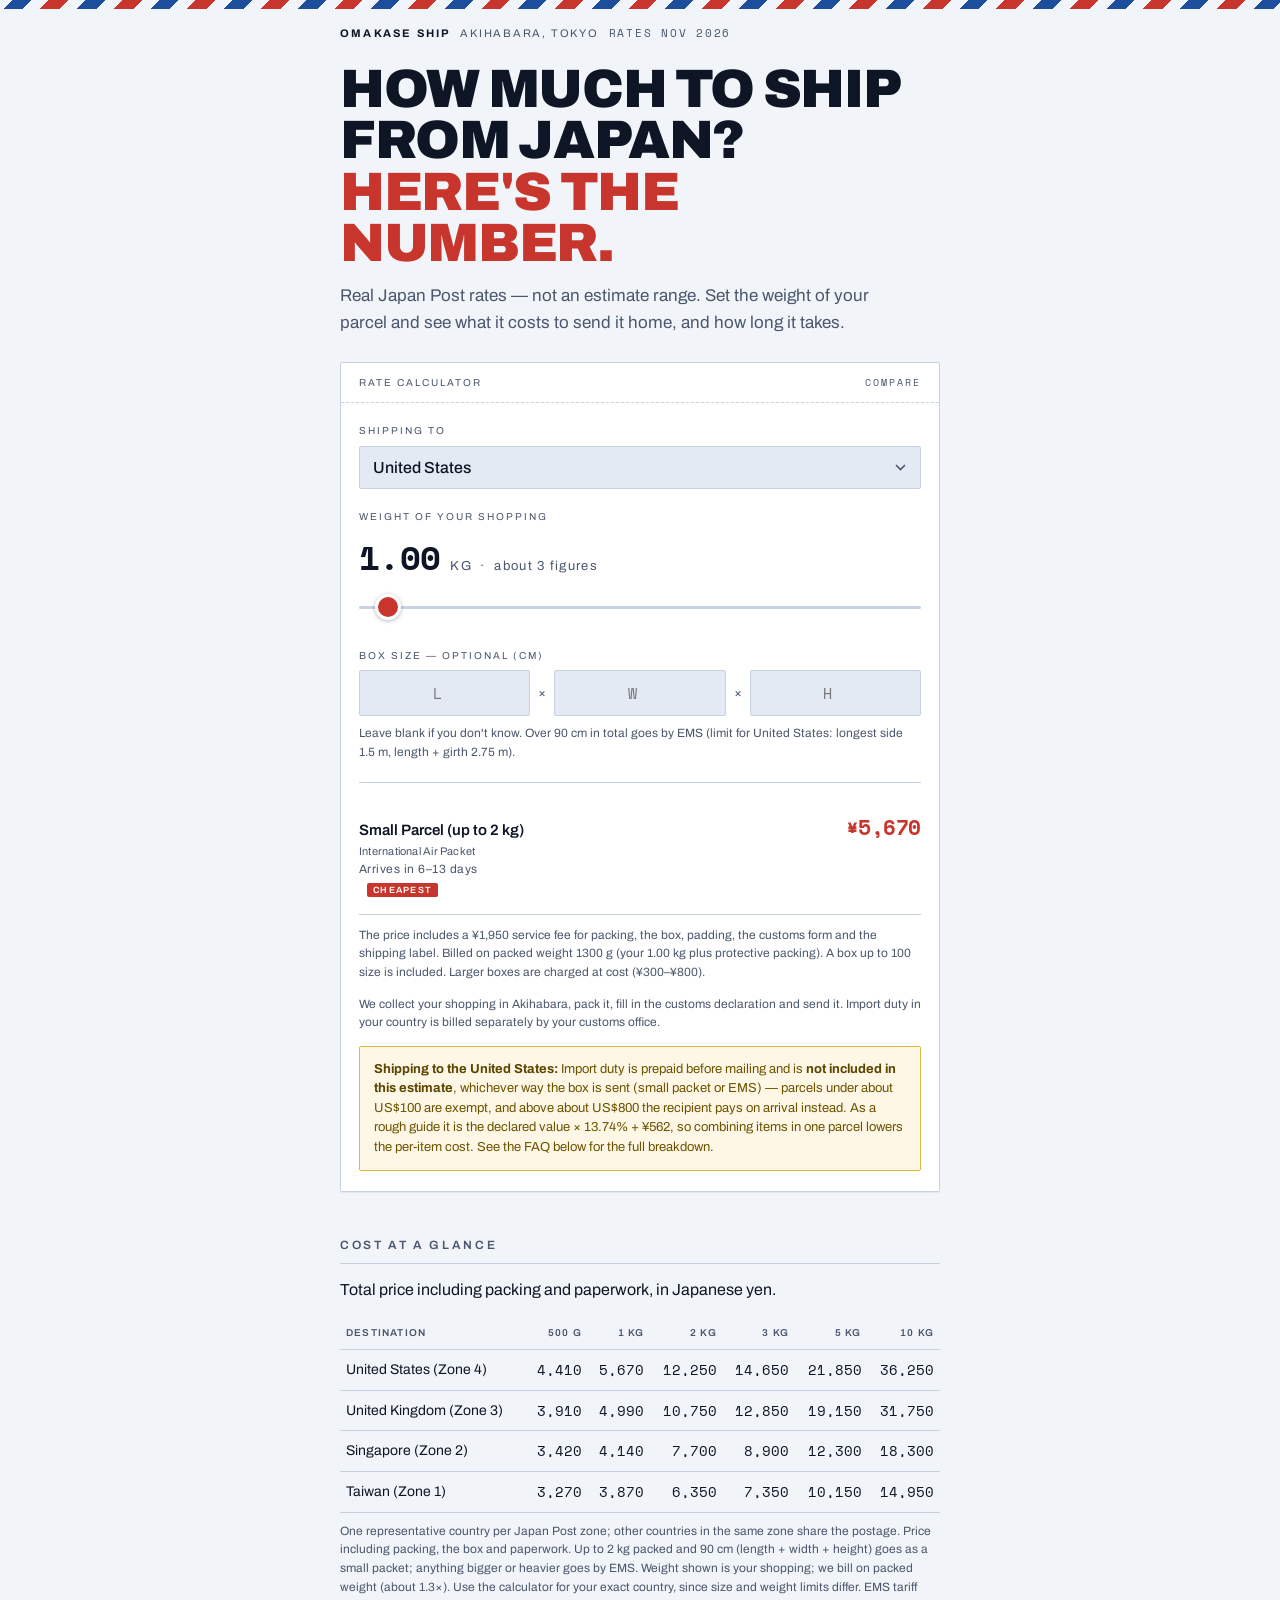
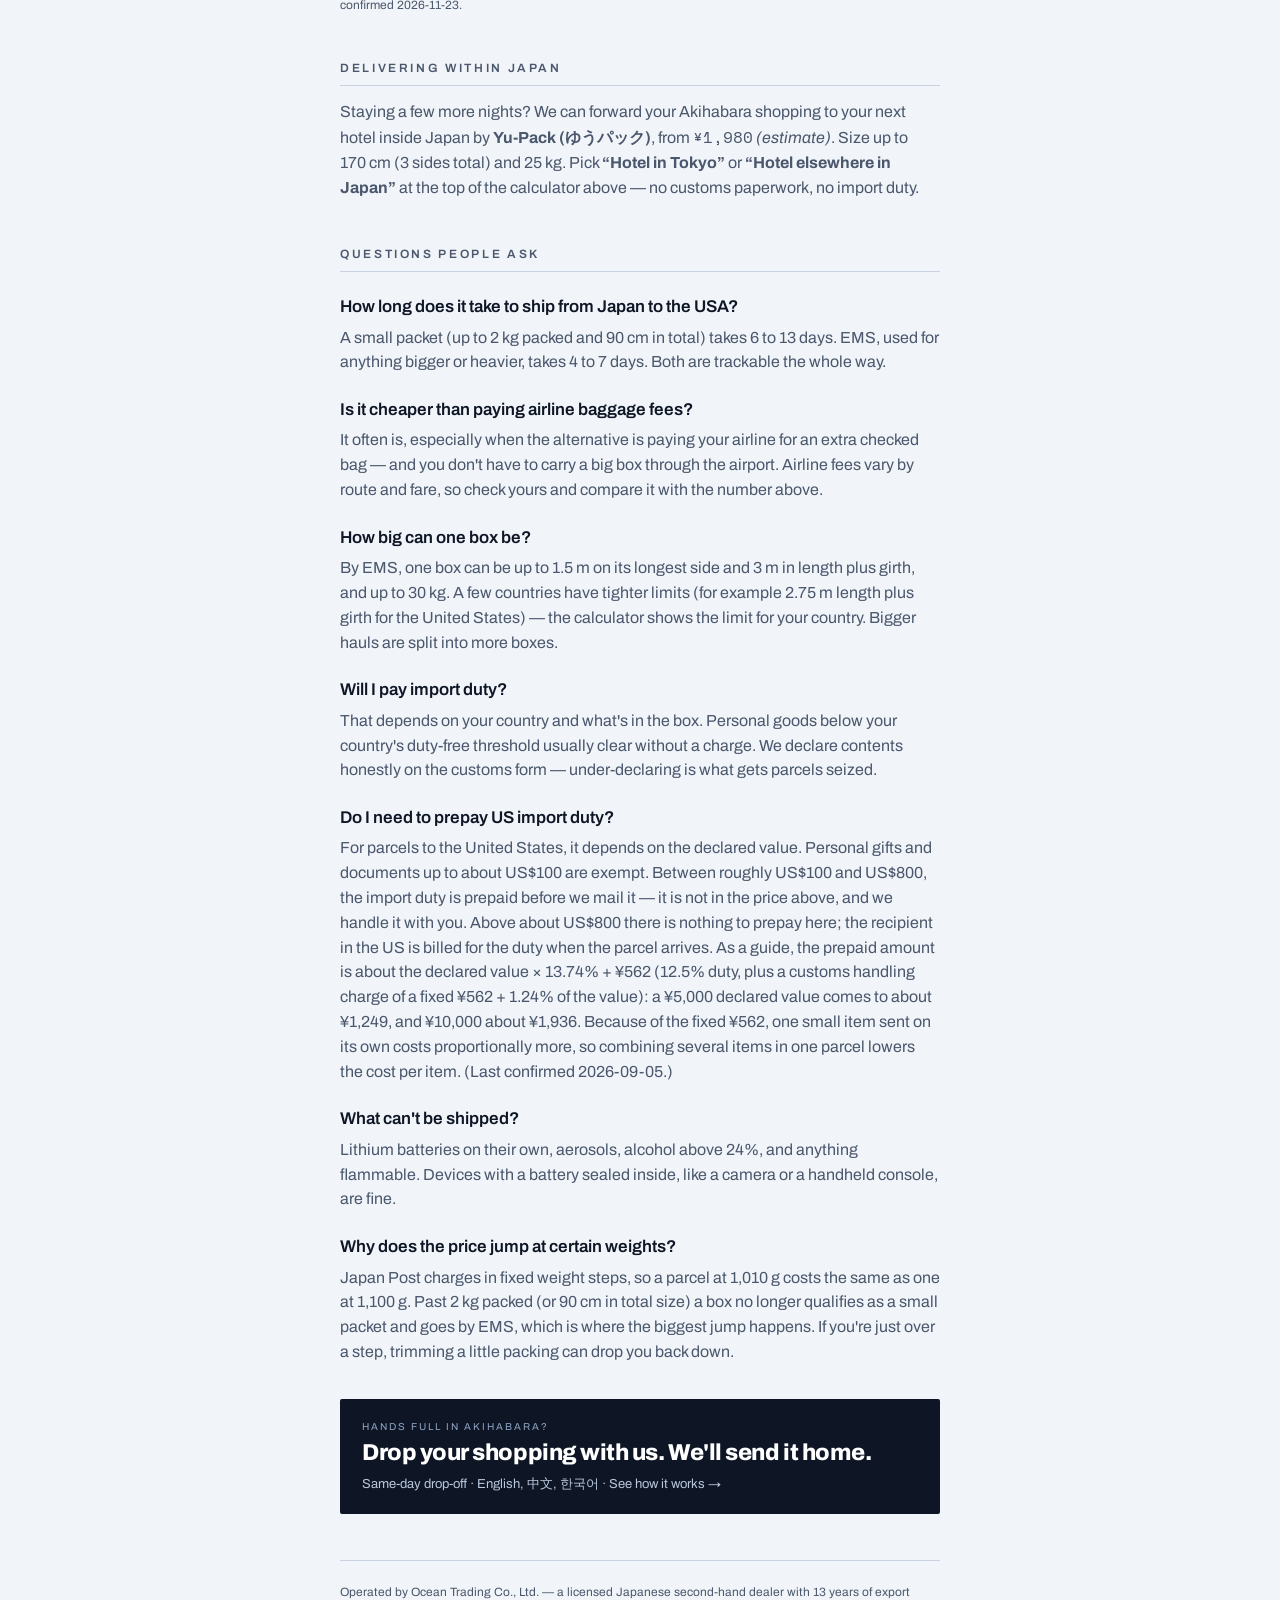
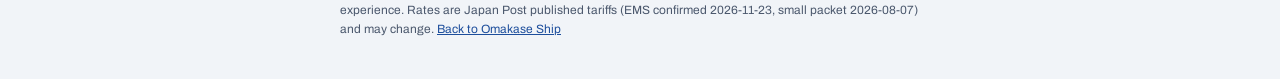
<file: cost/index.html>
<!DOCTYPE html>
<html lang="en">
<head>
<meta charset="utf-8">
<meta name="viewport" content="width=device-width,initial-scale=1">
<title>How Much Does It Cost to Ship from Japan? | Real Rates Calculator — Omakase Ship</title>
<meta name="description" content="Actual Japan Post rates to ship a parcel from Japan to the USA, Europe, Asia and beyond. Enter the weight, see the price and delivery time. Updated November 2026.">
<link rel="canonical" href="https://gamegamesan-dot.github.io/akiba-ship/cost/">
<meta property="og:title" content="How much does it cost to ship from Japan?">
<meta property="og:description" content="Real Japan Post rates. Enter the weight, get the price and the delivery time.">
<meta property="og:type" content="website">
<link rel="preconnect" href="https://fonts.googleapis.com">
<link rel="preconnect" href="https://fonts.gstatic.com" crossorigin>
<link href="https://fonts.googleapis.com/css2?family=Archivo:wght@400;500;600;800;900&family=Space+Mono:wght@400;700&display=swap" rel="stylesheet">
<style>
:root{
  --paper:#F1F4F8;
  --panel:#FFFFFF;
  --ink:#0E1626;
  --ink-2:#4A576C;
  --rule:#C7D1E0;
  --air-red:#C8352C;
  --air-blue:#1D4E9C;
  --stamp:#E4EAF3;
  --ok:#1B6B4A;
}
*{box-sizing:border-box}
html{-webkit-text-size-adjust:100%}
body{
  margin:0; background:var(--paper); color:var(--ink);
  font-family:'Archivo',system-ui,sans-serif;
  font-size:16px; line-height:1.55;
  -webkit-font-smoothing:antialiased;
}
.mono{font-family:'Space Mono',ui-monospace,monospace}
.wrap{max-width:640px;margin:0 auto;padding:0 20px}

/* ---- airmail stripe ---- */
.airmail{
  height:9px;
  background:repeating-linear-gradient(
    -45deg,
    var(--air-red) 0 14px,
    var(--paper) 14px 26px,
    var(--air-blue) 26px 40px,
    var(--paper) 40px 52px
  );
  background-size:200% 100%;
  animation:slide 1.1s cubic-bezier(.2,.7,.2,1) both;
}
@keyframes slide{from{background-position:60% 0;opacity:0}to{background-position:0 0;opacity:1}}

header{padding:16px 0 0}
.brand{
  display:flex;align-items:baseline;gap:10px;flex-wrap:wrap;
  font-size:11px;letter-spacing:.16em;text-transform:uppercase;color:var(--ink-2);
}
.brand b{color:var(--ink);font-weight:700;letter-spacing:.2em}

h1{
  font-weight:900;
  font-size:clamp(34px,9.5vw,54px);
  line-height:.95;
  letter-spacing:-.025em;
  text-transform:uppercase;
  margin:22px 0 14px;
}
h1 em{font-style:normal;color:var(--air-red)}
.lede{font-size:17px;color:var(--ink-2);margin:0 0 8px;max-width:34em}

/* ---- calculator ---- */
.calc{
  background:var(--panel);
  border:1px solid var(--rule);
  border-radius:2px;
  margin:26px 0;
  box-shadow:0 1px 0 rgba(14,22,38,.05);
}
.calc-head{
  border-bottom:1px dashed var(--rule);
  padding:12px 18px;
  display:flex;justify-content:space-between;align-items:center;
  font-size:10px;letter-spacing:.2em;text-transform:uppercase;color:var(--ink-2);
}
.calc-body{padding:20px 18px}

.field{margin-bottom:20px}
.field > label{
  display:block;
  font-size:10px;letter-spacing:.2em;text-transform:uppercase;
  color:var(--ink-2);margin-bottom:7px;
}
select{
  width:100%;padding:12px 13px;
  font-family:'Archivo',sans-serif;font-size:16px;font-weight:500;color:var(--ink);
  background:var(--stamp);border:1px solid var(--rule);border-radius:2px;
  appearance:none;
  background-image:url("data:image/svg+xml;utf8,<svg xmlns='http://www.w3.org/2000/svg' width='11' height='7' fill='none'><path d='M1 1l4.5 4.5L10 1' stroke='%234A576C' stroke-width='1.6'/></svg>");
  background-repeat:no-repeat;background-position:right 14px center;
}
.wt-row{display:flex;align-items:baseline;gap:10px;margin-bottom:10px}
.wt-val{font-size:34px;font-weight:700;letter-spacing:-.02em}
.wt-unit{font-size:13px;color:var(--ink-2);letter-spacing:.1em}
input[type=range]{
  width:100%;margin:0;appearance:none;background:transparent;height:26px;
}
input[type=range]::-webkit-slider-runnable-track{
  height:3px;background:var(--rule);border-radius:2px;
}
input[type=range]::-webkit-slider-thumb{
  appearance:none;width:26px;height:26px;margin-top:-11.5px;
  background:var(--air-red);border-radius:50%;border:3px solid #fff;
  box-shadow:0 1px 4px rgba(14,22,38,.3);cursor:pointer;
}
input[type=range]::-moz-range-track{height:3px;background:var(--rule);border-radius:2px}
input[type=range]::-moz-range-thumb{
  width:20px;height:20px;background:var(--air-red);border-radius:50%;
  border:3px solid #fff;box-shadow:0 1px 4px rgba(14,22,38,.3);cursor:pointer;
}
input[type=range]:focus-visible,select:focus-visible,a:focus-visible{
  outline:2px solid var(--air-blue);outline-offset:3px;
}

/* ---- the staircase (signature) ---- */
.stair-wrap{
  background:var(--stamp);border:1px solid var(--rule);border-radius:2px;
  padding:14px 14px 12px;margin-bottom:20px;
}
.stair-label{
  font-size:10px;letter-spacing:.2em;text-transform:uppercase;
  color:var(--ink-2);margin-bottom:11px;
}
.stair{display:flex;align-items:flex-end;gap:3px;height:62px}
.step{
  flex:1;background:#C2CEDF;border-radius:1px 1px 0 0;
  transition:background .18s ease,transform .18s ease;
  position:relative;
}
.step.here{background:var(--air-red)}
.step.past{background:#9FB0C8}
.stair-note{
  margin-top:11px;font-size:13px;line-height:1.45;color:var(--ink-2);
}
.stair-note b{color:var(--ink);font-weight:600}
.stair-note .good{color:var(--ok);font-weight:600}

/* ---- result ---- */
.result{border-top:1px solid var(--rule);padding-top:16px}
.line{display:flex;justify-content:space-between;align-items:baseline;padding:6px 0}
.line .k{font-size:14px;color:var(--ink-2)}
.line .v{font-size:17px;font-weight:600}
.line.total{
  border-top:1px solid var(--ink);margin-top:10px;padding-top:14px;align-items:flex-start;
}
.line.total .k{font-size:11px;letter-spacing:.18em;text-transform:uppercase;color:var(--ink);font-weight:600}
.line.total .v{font-size:38px;font-weight:900;letter-spacing:-.03em;line-height:1}
.sub{font-size:12px;color:var(--ink-2);margin-top:6px}
.eta{
  display:inline-block;margin-top:14px;padding:5px 11px;
  background:var(--stamp);border:1px solid var(--rule);border-radius:2px;
  font-size:12px;letter-spacing:.06em;
}
.svc{font-size:10px;letter-spacing:.16em;text-transform:uppercase;color:var(--air-blue)}

/* ---- content ---- */
h2{
  font-size:12px;letter-spacing:.22em;text-transform:uppercase;
  color:var(--ink-2);font-weight:600;
  margin:44px 0 14px;padding-bottom:8px;border-bottom:1px solid var(--rule);
}
h3{font-size:17px;font-weight:600;margin:22px 0 5px}
p{margin:0 0 13px;color:var(--ink-2)}
p.b{color:var(--ink)}
table{width:100%;border-collapse:collapse;font-size:14px;margin-bottom:8px}
th,td{padding:9px 6px;text-align:right;border-bottom:1px solid var(--rule)}
th:first-child,td:first-child{text-align:left}
th{
  font-size:10px;letter-spacing:.12em;text-transform:uppercase;
  color:var(--ink-2);font-weight:600;
}
td.n{font-family:'Space Mono',monospace;font-variant-numeric:tabular-nums}
caption{
  caption-side:bottom;font-size:12px;color:var(--ink-2);
  text-align:left;padding-top:9px;
}

.cta{
  display:block;margin:34px 0 10px;padding:20px 22px;
  background:var(--ink);color:#fff;text-decoration:none;border-radius:2px;
  transition:transform .16s ease;
}
.cta:hover{transform:translateY(-2px)}
.cta .kicker{
  font-size:10px;letter-spacing:.2em;text-transform:uppercase;
  color:#8FA4C4;display:block;margin-bottom:6px;
}
.cta .big{font-size:23px;font-weight:800;letter-spacing:-.02em;line-height:1.15;display:block}
.cta .small{font-size:13px;color:#B9C7DC;display:block;margin-top:7px}

footer{
  margin-top:46px;padding:22px 0 40px;
  border-top:1px solid var(--rule);font-size:12px;color:var(--ink-2);
}
footer a{color:var(--air-blue)}

/* ---- optional size ---- */
.size-row{display:flex;gap:8px;align-items:center}
.size-row input{width:100%;padding:11px 10px;font-family:'Space Mono',monospace;font-size:15px;
  background:var(--stamp);border:1px solid var(--rule);border-radius:2px;color:var(--ink);text-align:center}
.size-x{color:var(--ink-2);font-size:13px}
.size-hint{font-size:12px;color:var(--ink-2);margin-top:8px}
.size-hint.warn{color:var(--air-red);font-weight:600}

/* ---- service comparison ---- */
.svc-row{display:flex;justify-content:space-between;align-items:baseline;padding:12px 0;border-bottom:1px solid var(--rule)}
.svc-row .k{font-size:15px;color:var(--ink);font-weight:600}
.svc-row .days{display:block;font-size:12px;color:var(--ink-2);font-weight:400;letter-spacing:.04em}
.svc-row .official{display:block;font-size:11px;color:var(--ink-2);font-weight:400;letter-spacing:.02em;margin-top:1px}
.svc-row.weak{opacity:.55}
.svc-row.weak .v{color:var(--ink-2)}
.svc-row .note{display:block;font-size:11px;color:var(--ink-2);font-style:italic;margin-top:2px}
.svc-row .v{font-size:21px;font-weight:800;letter-spacing:-.02em}
.svc-row.best .v{color:var(--air-red)}
.svc-row.best .k::after{content:"CHEAPEST";margin-left:8px;font-size:9px;letter-spacing:.14em;
  background:var(--air-red);color:#fff;padding:2px 6px;border-radius:2px;vertical-align:middle}
.svc-row.off{opacity:.6}
.svc-row.off .v{font-size:14px;color:var(--ink-2);font-weight:600}
.svc-row .reason{display:block;font-size:12px;color:var(--air-red);font-weight:400;margin-top:2px}
.allsplit{background:#FBEEEC;border:1px solid var(--air-red);border-radius:2px;padding:14px;
  color:#7A241E;font-size:14px;margin-bottom:8px}
.feenote{font-size:12px;color:var(--ink-2);margin-top:11px}
.duty{margin-top:14px;background:#FFF7E6;border:1px solid #E0B93A;border-radius:2px;
  padding:13px 14px;font-size:13px;line-height:1.5;color:#6B5300}
.duty b{color:#5a4600}

@media (prefers-reduced-motion:reduce){
  *{animation:none!important;transition:none!important}
}
</style>
</head>
<body>

<div class="airmail"></div>

<div class="wrap">
<header>
  <div class="brand"><b>Omakase Ship</b><span>Akihabara, Tokyo</span><span class="mono">rates Nov 2026</span></div>
</header>

<h1>How much to ship<br>from Japan?<br><em>Here's the number.</em></h1>
<p class="lede">Real Japan Post rates — not an estimate range. Set the weight of your parcel and see what it costs to send it home, and how long it takes.</p>

<!-- ========== CALCULATOR ========== -->
<div class="calc">
  <div class="calc-head"><span>Rate Calculator</span><span class="mono" id="svcTag">COMPARE</span></div>
  <div class="calc-body">

    <div class="field">
      <label for="dest">Shipping to</label>
      <select id="dest" aria-label="Destination country"><!-- populated from rates.js COUNTRIES --></select>
    </div>

    <div class="field">
      <label for="wt">Weight of your shopping</label>
      <div class="wt-row">
        <span class="wt-val mono" id="wtVal">1.00</span>
        <span class="wt-unit">KG &nbsp;·&nbsp; about <span id="wtRef">3 figures</span></span>
      </div>
      <input type="range" id="wt" min="100" max="30000" step="100" value="1000"
             aria-label="Weight of your shopping in grams">
    </div>

    <div class="field">
      <label for="dimL">Box size — optional (cm)</label>
      <div class="size-row">
        <input type="number" id="dimL" inputmode="numeric" min="0" placeholder="L" aria-label="Length cm">
        <span class="size-x">×</span>
        <input type="number" id="dimW" inputmode="numeric" min="0" placeholder="W" aria-label="Width cm">
        <span class="size-x">×</span>
        <input type="number" id="dimH" inputmode="numeric" min="0" placeholder="H" aria-label="Height cm">
      </div>
      <p class="size-hint" id="sizeHint">Leave blank if you don't know. Over 90 cm in total goes by EMS.</p>
    </div>

    <div class="result">
      <div id="cmp"><!-- service comparison injected here --></div>
      <p class="feenote" id="feeNote"></p>
      <p class="sub">We collect your shopping in Akihabara, pack it, fill in the customs declaration and send it. Import duty in your country is billed separately by your customs office.</p>
      <div class="duty" id="dutyNotice" hidden></div>
    </div>

  </div>
</div>

<!-- ========== STATIC TABLE (crawlable) ========== -->
<h2>Cost at a glance</h2>
<p class="b">Total price including packing and paperwork, in Japanese yen.</p>
<table>
  <thead>
    <tr><th>Destination</th><th>500 g</th><th>1 kg</th><th>2 kg</th><th>3 kg</th><th>5 kg</th><th>10 kg</th></tr>
  </thead>
  <tbody>
    <tr><td>United States (Zone 4)</td><td class="n">4,410</td><td class="n">5,670</td><td class="n">12,250</td><td class="n">14,650</td><td class="n">21,850</td><td class="n">36,250</td></tr>
    <tr><td>United Kingdom (Zone 3)</td><td class="n">3,910</td><td class="n">4,990</td><td class="n">10,750</td><td class="n">12,850</td><td class="n">19,150</td><td class="n">31,750</td></tr>
    <tr><td>Singapore (Zone 2)</td><td class="n">3,420</td><td class="n">4,140</td><td class="n">7,700</td><td class="n">8,900</td><td class="n">12,300</td><td class="n">18,300</td></tr>
    <tr><td>Taiwan (Zone 1)</td><td class="n">3,270</td><td class="n">3,870</td><td class="n">6,350</td><td class="n">7,350</td><td class="n">10,150</td><td class="n">14,950</td></tr>
  </tbody>
  <caption id="tableCaption">One representative country per Japan Post zone; other countries in the same zone share the postage. Price including packing, the box and paperwork. Up to 2 kg packed and 90 cm (length + width + height) goes as a small packet; anything bigger or heavier goes by EMS. Weight shown is your shopping; we bill on packed weight (about 1.3×). Use the calculator for your exact country, since size and weight limits differ. EMS tariff confirmed 2026-11-23.</caption>
</table>

<h2>Delivering within Japan</h2>
<p>Staying a few more nights? We can forward your Akihabara shopping to your next hotel inside Japan by <b>Yu-Pack (ゆうパック)</b>, from <span class="mono">¥1,980</span> <em>(estimate)</em>. Size up to 170&nbsp;cm (3 sides total) and 25&nbsp;kg. Pick <b>“Hotel in Tokyo”</b> or <b>“Hotel elsewhere in Japan”</b> at the top of the calculator above — no customs paperwork, no import duty.</p>

<h2>Questions people ask</h2>

<h3>How long does it take to ship from Japan to the USA?</h3>
<p>A small packet (up to 2 kg packed and 90 cm in total) takes 6 to 13 days. EMS, used for anything bigger or heavier, takes 4 to 7 days. Both are trackable the whole way.</p>

<h3>Is it cheaper than paying airline baggage fees?</h3>
<p>It often is, especially when the alternative is paying your airline for an extra checked bag — and you don't have to carry a big box through the airport. Airline fees vary by route and fare, so check yours and compare it with the number above.</p>

<h3>How big can one box be?</h3>
<p id="faqSize">By EMS, one box can be up to 1.5 m on its longest side and 3 m in length plus girth, and up to 30 kg. A few countries have tighter limits (for example 2.75 m length plus girth for the United States) — the calculator shows the limit for your country. Bigger hauls are split into more boxes.</p>

<h3>Will I pay import duty?</h3>
<p>That depends on your country and what's in the box. Personal goods below your country's duty-free threshold usually clear without a charge. We declare contents honestly on the customs form — under-declaring is what gets parcels seized.</p>

<h3>Do I need to prepay US import duty?</h3>
<p>For parcels to the United States, it depends on the declared value. Personal gifts and documents up to about US$100 are exempt. Between roughly US$100 and US$800, the import duty is prepaid before we mail it — it is not in the price above, and we handle it with you. Above about US$800 there is nothing to prepay here; the recipient in the US is billed for the duty when the parcel arrives. As a guide, the prepaid amount is about the declared value × 13.74% + ¥562 (12.5% duty, plus a customs handling charge of a fixed ¥562 + 1.24% of the value): a ¥5,000 declared value comes to about ¥1,249, and ¥10,000 about ¥1,936. Because of the fixed ¥562, one small item sent on its own costs proportionally more, so combining several items in one parcel lowers the cost per item. (Last confirmed 2026-09-05.)</p>

<h3>What can't be shipped?</h3>
<p>Lithium batteries on their own, aerosols, alcohol above 24%, and anything flammable. Devices with a battery sealed inside, like a camera or a handheld console, are fine.</p>

<h3>Why does the price jump at certain weights?</h3>
<p id="faqJump">Japan Post charges in fixed weight steps, so a parcel at 1,010 g costs the same as one at 1,100 g. Past 2 kg packed (or 90 cm in total size) a box no longer qualifies as a small packet and goes by EMS, which is where the biggest jump happens. If you're just over a step, trimming a little packing can drop you back down.</p>

<a class="cta" href="../">
  <span class="kicker">Hands full in Akihabara?</span>
  <span class="big">Drop your shopping with us. We'll send it home.</span>
  <span class="small">Same-day drop-off · English, 中文, 한국어 · See how it works →</span>
</a>

<footer>
  Operated by Ocean Trading Co., Ltd. — a licensed Japanese second-hand dealer with 13 years of export experience. Rates are Japan Post published tariffs (EMS confirmed 2026-11-23, small packet 2026-08-07) and may change. <a href="../">Back to Omakase Ship</a>
</footer>
</div>

<script src="../rates.js"></script>
<script>
/* 料金・表示名は共通モジュール rates.js（window.AKIBA_RATES）を参照。数値もサービス名も
   ここに持たない。国際の送り方は2つ（小形包装物／EMS）。小形包装物にできるときは
   それだけ、できないときは EMS を出す（rates.js の quoteAll／route）。
   国内は DOMESTIC（ホテル配送）で別分岐。 */
const R = window.AKIBA_RATES;
const ORDER = {airPacket:0, ems:1};                        // 送り方は2つだけ
const DOM_CODES = R.DOMESTIC.options.map(o=>o.code);       // 国内配送コード
const $ = id => document.getElementById(id);
const yen = n => '¥' + n.toLocaleString('en-US');

function ref(g){
  if(g < 400)  return '1 figure';
  if(g < 900)  return '2 figures';
  if(g < 1600) return '3 figures';
  if(g < 2600) return 'a model kit + extras';
  if(g < 3600) return 'a full shopping bag';
  return 'a big haul';
}

/* 目安日数の文字列（例 "6–13 days"）から最大日数を取り出す（速さ比較用） */
function maxDaysOf(s){ const m=(s||'').match(/\d+/g); return m ? Math.max.apply(null, m.map(Number)) : 999; }

/* 3辺(cm)。国際は length/girth(=長さ+胴回り)、国内は sum3(3辺合計) を使う。未入力 null */
function readDims(){
  const a=parseFloat($('dimL').value), b=parseFloat($('dimW').value), c=parseFloat($('dimH').value);
  if([a,b,c].every(v=>isNaN(v)||v<=0)) return null;
  const A=isNaN(a)?0:a, B=isNaN(b)?0:b, C=isNaN(c)?0:c;
  const longest=Math.max(A,B,C);
  return {length:longest, girth:2*(A+B+C)-longest, sum3:A+B+C};
}

/* 仕向地セレクト：先頭に「Within Japan」、続けて国際（COUNTRIES を地域グループ化、米国先頭） */
function regionOf(c){
  if(c.code==='US') return 'Most popular';
  if(c.zone===3) return (c.code==='AU'||c.code==='NZ') ? 'Oceania (Zone 3)' : 'Europe & Canada (Zone 3)';
  if(c.zone===2) return 'Asia (Zone 2)';
  if(c.zone===1) return 'East Asia (Zone 1)';
  return 'Other';
}
const REGION_ORDER=['Most popular','Europe & Canada (Zone 3)','Oceania (Zone 3)',
                    'Asia (Zone 2)','East Asia (Zone 1)'];
function buildDestSelect(){
  let html='<optgroup label="── Within Japan ──">';
  R.DOMESTIC.options.forEach(o=>{ html+=`<option value="${o.code}">${o.nameEn}</option>`; });
  html+='</optgroup>';
  const groups={};
  R.COUNTRIES.forEach(c=>{ (groups[regionOf(c)]=groups[regionOf(c)]||[]).push(c); });
  REGION_ORDER.forEach(rg=>{
    if(!groups[rg]) return;
    html+=`<optgroup label="${rg==='Most popular'?'── International ──':rg}">`;
    groups[rg].forEach(c=>{
      const sel = c.code==='US' ? ' selected' : '';
      html+=`<option value="${c.code}"${sel}>${c.nameEn}</option>`;
    });
    html+='</optgroup>';
  });
  $('dest').innerHTML=html;
}

function draw(){
  const val = $('dest').value;
  const contents = +$('wt').value;
  $('wtVal').textContent = (contents/1000).toFixed(2);
  $('wtRef').textContent = ref(contents);
  if(DOM_CODES.indexOf(val) >= 0) drawDomestic(val, contents);
  else drawInternational(val, contents);
}

function drawInternational(code, contents){
  const c = R.country(code) || R.country('US');
  const size = readDims();
  const packed = R.packedWeight(contents);

  const lim = R.emsLimit(c.other ? null : c.code);
  let quotes = R.quoteAll(c.zone, contents, size || {}, {country: c.other ? null : c.code})
                  .filter(q => q.service in ORDER);
  /* 小形包装物にできるときは、それだけを出す（送り方は大きさと重さで決まる）。 */
  if(quotes[0].available) quotes = [quotes[0]];
  quotes.sort((x,y)=>{
    if(x.available!==y.available) return x.available ? -1 : 1;
    return ORDER[x.service]-ORDER[y.service];
  });
  const base = R.handling;
  // 利用可能分に総額と目安日数を付与。劣後＝「他に安く、かつ同等以上に速い」便が存在する
  const avail = quotes.filter(q=>q.available)
    .map(q=>({q:q, total:base+q.postage, maxDays:maxDaysOf(q.days)}));
  avail.forEach(a=>{
    a.dominated = avail.some(b=> b!==a && b.total < a.total && b.maxDays <= a.maxDays);
  });
  const ordered = avail.filter(a=>!a.dominated).concat(avail.filter(a=>a.dominated)); // 劣後は末尾
  const unavail = quotes.filter(q=>!q.available);

  let html='';
  if(avail.length===0){
    if(packed > lim.maxKg*1000){
      html += `<div class="allsplit">${(contents/1000).toFixed(1)} kg of shopping → about ${(packed/1000).toFixed(1)} kg packed.<br>`
        + `Over the ${lim.maxKg} kg limit for a single box to ${c.nameEn}. <b>We can split this into two boxes</b> — ask us for a quote.</div>`;
    } else {
      html += `<div class="allsplit">This parcel doesn’t fit any service at this size. <b>We can split it into smaller boxes</b> — ask us for a quote.</div>`;
    }
  }
  ordered.forEach((a,idx)=>{
    const q=a.q;
    const off = q.officialName ? `<span class="official">${q.officialName}</span>` : '';
    const cls = 'svc-row' + (idx===0 ? ' best' : '') + (a.dominated ? ' weak' : '');
    const note = a.dominated ? `<span class="note">Not recommended for this weight</span>` : '';
    html += `<div class="${cls}"><span class="k">${q.label}${off}<span class="days">Arrives in ${q.days}</span>${note}</span><span class="v mono">${yen(a.total)}</span></div>`;
  });
  unavail.forEach(q=>{
    const off = q.officialName ? `<span class="official">${q.officialName}</span>` : '';
    html += `<div class="svc-row off"><span class="k">${q.label}${off}<span class="reason">Not available — ${q.reason}</span></span><span class="v mono">—</span></div>`;
  });
  $('cmp').innerHTML = html;

  $('svcTag').textContent = 'COMPARE';
  $('feeNote').textContent =
    `The price includes a ${yen(base)} service fee for packing, the box, padding, the customs form and the shipping label. `
    + `Billed on packed weight ${packed} g (your ${(contents/1000).toFixed(2)} kg plus protective packing).`
    + ` A box up to 100 size is included. Larger boxes are charged at cost (¥300–¥800).`;

  const sh=$('sizeHint');
  if(size){
    const emsQ = quotes.filter(q=>q.service==='ems')[0];
    const limTxt = `longest side ${lim.len/100} m, length + girth ${lim.girth/100} m`;
    if(emsQ && !emsQ.available && /size limit/.test(emsQ.reason)){
      sh.textContent=`This box is over the EMS size limit for ${c.nameEn} (${limTxt}). We can split it into smaller boxes.`;
      sh.classList.add('warn');
    } else if(size.sum3 > R.smallSize.sum3 || size.length > R.smallSize.longest){
      sh.textContent=`Over 90 cm in total (or 60 cm on one side), so this box goes by EMS. EMS limit for ${c.nameEn}: ${limTxt}, ${lim.maxKg} kg.`;
      sh.classList.remove('warn');
    } else {
      sh.textContent = emsQ ? `Within 90 cm in total, but over 2 kg packed, so this box goes by EMS (limit for ${c.nameEn}: ${limTxt}, ${lim.maxKg} kg).`
                            : 'Within 90 cm in total and 2 kg packed — this box goes as a small packet.';
      sh.classList.remove('warn');
    }
  } else {
    sh.textContent=`Leave blank if you don't know. Over 90 cm in total goes by EMS (limit for ${c.nameEn}: longest side ${lim.len/100} m, length + girth ${lim.girth/100} m).`;
    sh.classList.remove('warn');
  }

  const duty=$('dutyNotice');
  if(c.code==='US'){
    duty.hidden=false;
    duty.innerHTML='<b>Shipping to the United States:</b> Import duty is prepaid before mailing and is '
      +'<b>not included in this estimate</b>, whichever way the box is sent (small packet or EMS) — parcels under about US$100 are exempt, and above about US$800 '
      +'the recipient pays on arrival instead. As a rough guide it is the declared value × 13.74% + ¥562, '
      +'so combining items in one parcel lowers the per-item cost. See the FAQ below for the full breakdown.';
  } else {
    duty.hidden=true; duty.innerHTML='';
  }
}

function drawDomestic(code, contents){
  const size = readDims();
  const q = R.domesticQuote(code, contents, size || {});   // {base,days,courier,available,over,packed}
  const packed = q.packed;

  let html='';
  if(!q.available){
    html = `<div class="allsplit">${(contents/1000).toFixed(1)} kg → about ${(packed/1000).toFixed(1)} kg packed. `
      + `This exceeds ${q.courier} limits (${q.over.join(', ')}). <b>We can arrange a heavier courier or split it</b> — ask us for a quote.</div>`;
  } else {
    html = `<div class="svc-row best"><span class="k">Hotel delivery`
      + `<span class="official">${q.courier}</span>`
      + `<span class="days">Arrives ${q.days} · estimate</span></span>`
      + `<span class="v mono">${yen(q.base)}〜</span></div>`;
  }
  $('cmp').innerHTML = html;

  $('svcTag').textContent = 'WITHIN JAPAN';
  $('feeNote').textContent =
    `Domestic delivery to your hotel in Japan via ${q.courier}. ${yen(q.base)} is an estimate — the final price `
    + `depends on region and box size. Limit: ${R.DOMESTIC.maxSizeCm} cm (3 sides total) and ${R.DOMESTIC.maxKg} kg.`
    + ` Boxes up to 100 size are included; larger boxes cost ¥300–¥800.`;

  const sh=$('sizeHint');
  if(size){
    if(q.over.some(o=>/cm/.test(o))){
      sh.textContent=`Over the ${R.DOMESTIC.maxSizeCm} cm (3-side total) ${q.courier} size limit — ask us about a courier.`;
      sh.classList.add('warn');
    } else {
      sh.textContent=`Within the ${R.DOMESTIC.maxSizeCm} cm (3-side total) ${q.courier} size limit.`;
      sh.classList.remove('warn');
    }
  } else {
    sh.textContent=`Leave blank if you don't know. ${q.courier} accepts up to ${R.DOMESTIC.maxSizeCm} cm (3 sides total).`;
    sh.classList.remove('warn');
  }

  const duty=$('dutyNotice');   // 国内は関税注記なし
  duty.hidden=true; duty.innerHTML='';
}

buildDestSelect();
$('dest').addEventListener('change', draw);
$('wt').addEventListener('input', draw);
['dimL','dimW','dimH'].forEach(id=>$(id).addEventListener('input', draw));
draw();
</script>

<script type="application/ld+json">
{
  "@context":"https://schema.org",
  "@type":"FAQPage",
  "mainEntity":[
    {"@type":"Question","name":"How much does it cost to ship from Japan to the USA?",
     "acceptedAnswer":{"@type":"Answer","text":"About ¥5,670 for 1 kg of shopping, ¥12,250 for 2 kg and ¥21,850 for 5 kg, including packing, the box and customs paperwork. Up to 2 kg packed and 90 cm in total goes as a small packet; anything bigger or heavier goes by EMS. Prices are billed on packed weight (about 1.3 times your shopping weight), and Japan Post charges in fixed weight steps."}},
    {"@type":"Question","name":"How long does it take to ship from Japan to the USA?",
     "acceptedAnswer":{"@type":"Answer","text":"A small packet (up to 2 kg packed and 90 cm in total) takes 6 to 13 days. EMS, used for anything bigger or heavier, takes 4 to 7 days. Both are trackable."}},
    {"@type":"Question","name":"Do I need to prepay US import duty on a parcel from Japan?",
     "acceptedAnswer":{"@type":"Answer","text":"For parcels to the United States it depends on the declared value. Personal gifts and documents up to about US$100 are exempt. Between roughly US$100 and US$800 the import duty is prepaid before mailing and is not included in the shipping price. Above about US$800 nothing is prepaid in Japan; the US recipient is billed for the duty when the parcel arrives. As a guide the prepaid amount is about the declared value × 13.74% + 562 yen (12.5% duty plus a customs handling charge of 562 yen fixed + 1.24% of the value): a 5,000 yen value comes to about 1,249 yen and 10,000 yen about 1,936 yen. Because of the fixed 562 yen, combining several items in one parcel lowers the cost per item. Last confirmed 2026-09-05."}},
    {"@type":"Question","name":"How big can one box be when shipping from Japan by EMS?",
     "acceptedAnswer":{"@type":"Answer","text":"By EMS one box can be up to 1.5 m on its longest side and 3 m in length plus girth, and up to 30 kg. A few countries have tighter limits, for example 2.75 m length plus girth for the United States. Bigger hauls are split into more boxes."}},
    {"@type":"Question","name":"Will I pay import duty on a parcel from Japan?",
     "acceptedAnswer":{"@type":"Answer","text":"It depends on your country and the contents. Personal goods below your country's duty-free threshold usually clear without a charge. Contents are declared honestly on the customs form."}},
    {"@type":"Question","name":"Can you deliver my shopping to my hotel in Japan?",
     "acceptedAnswer":{"@type":"Answer","text":"Yes. We can forward your Akihabara shopping to your next hotel within Japan by Yu-Pack, from about 1,980 yen (estimate). Size up to 170 cm (3 sides total) and 25 kg. No customs paperwork or import duty applies to domestic delivery."}}
  ]
}
</script>
<script src="../tracking.js"></script>
</body>
</html>
</file>
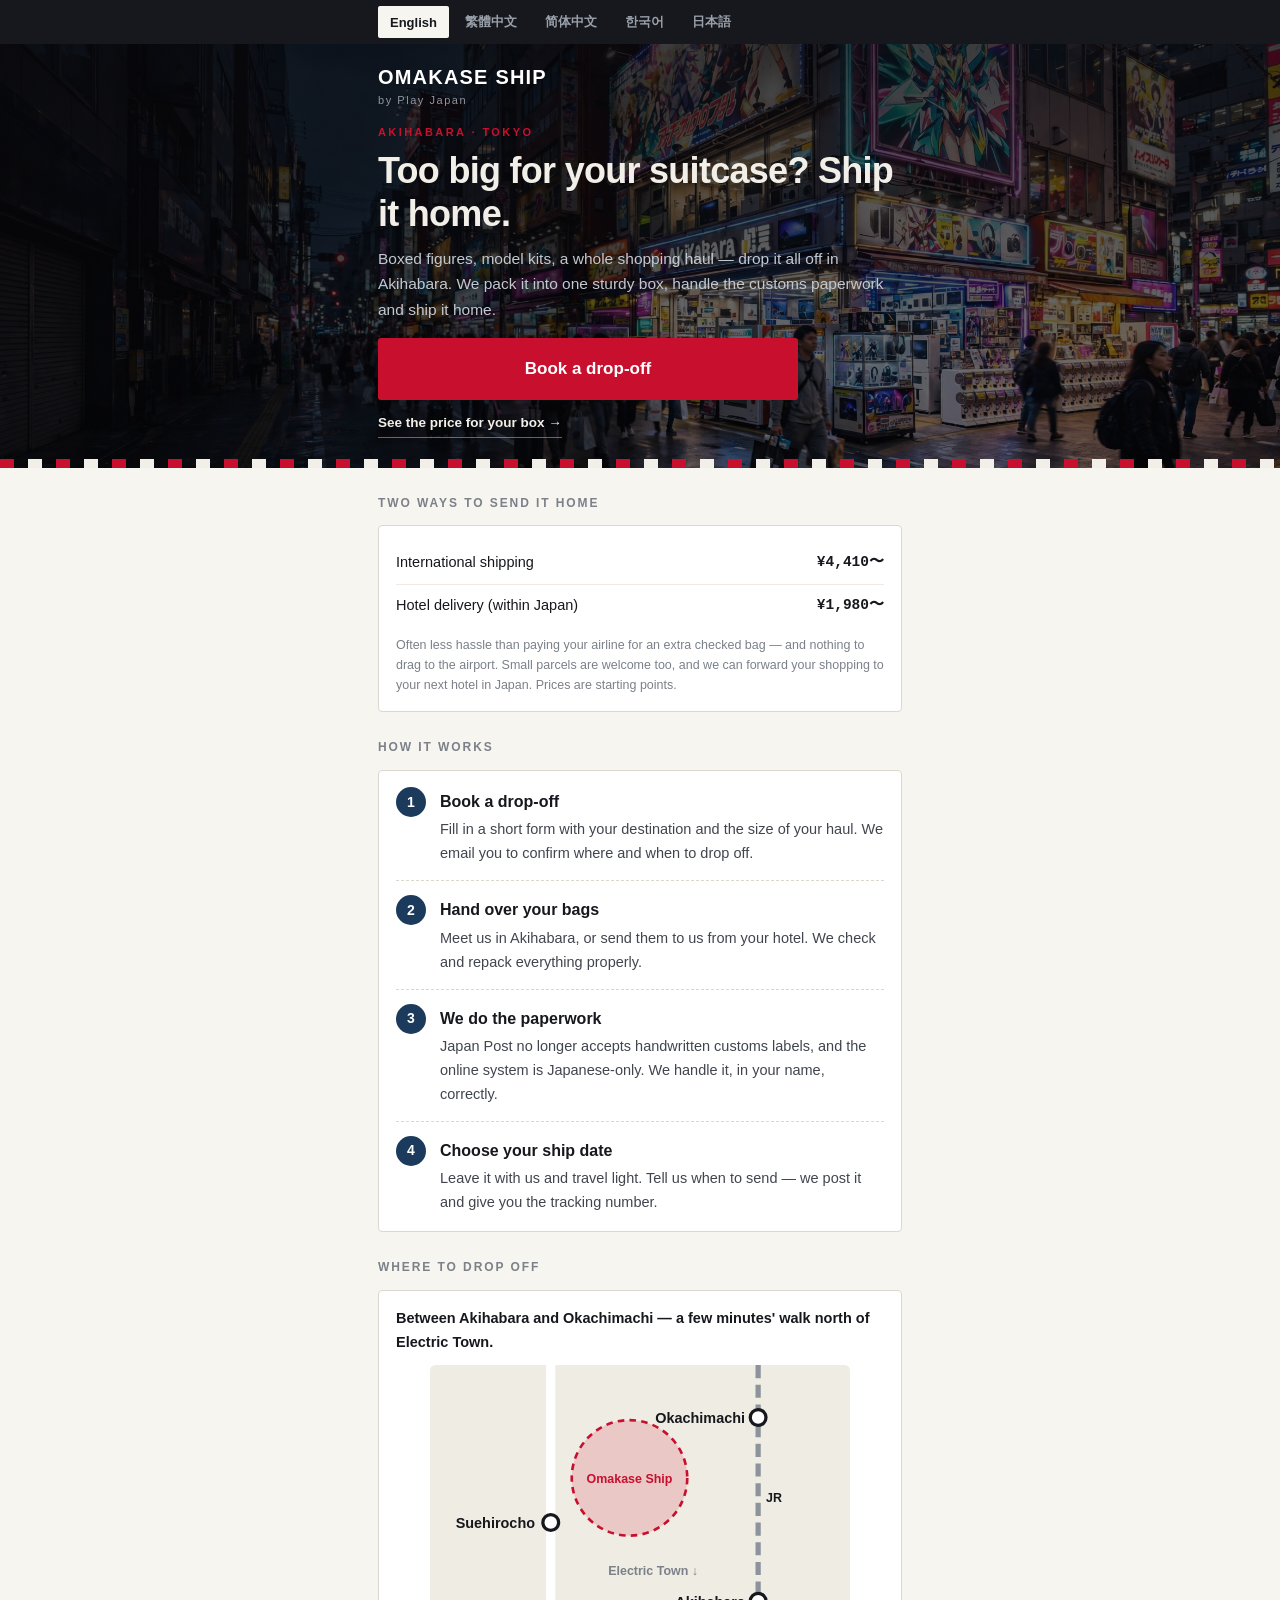
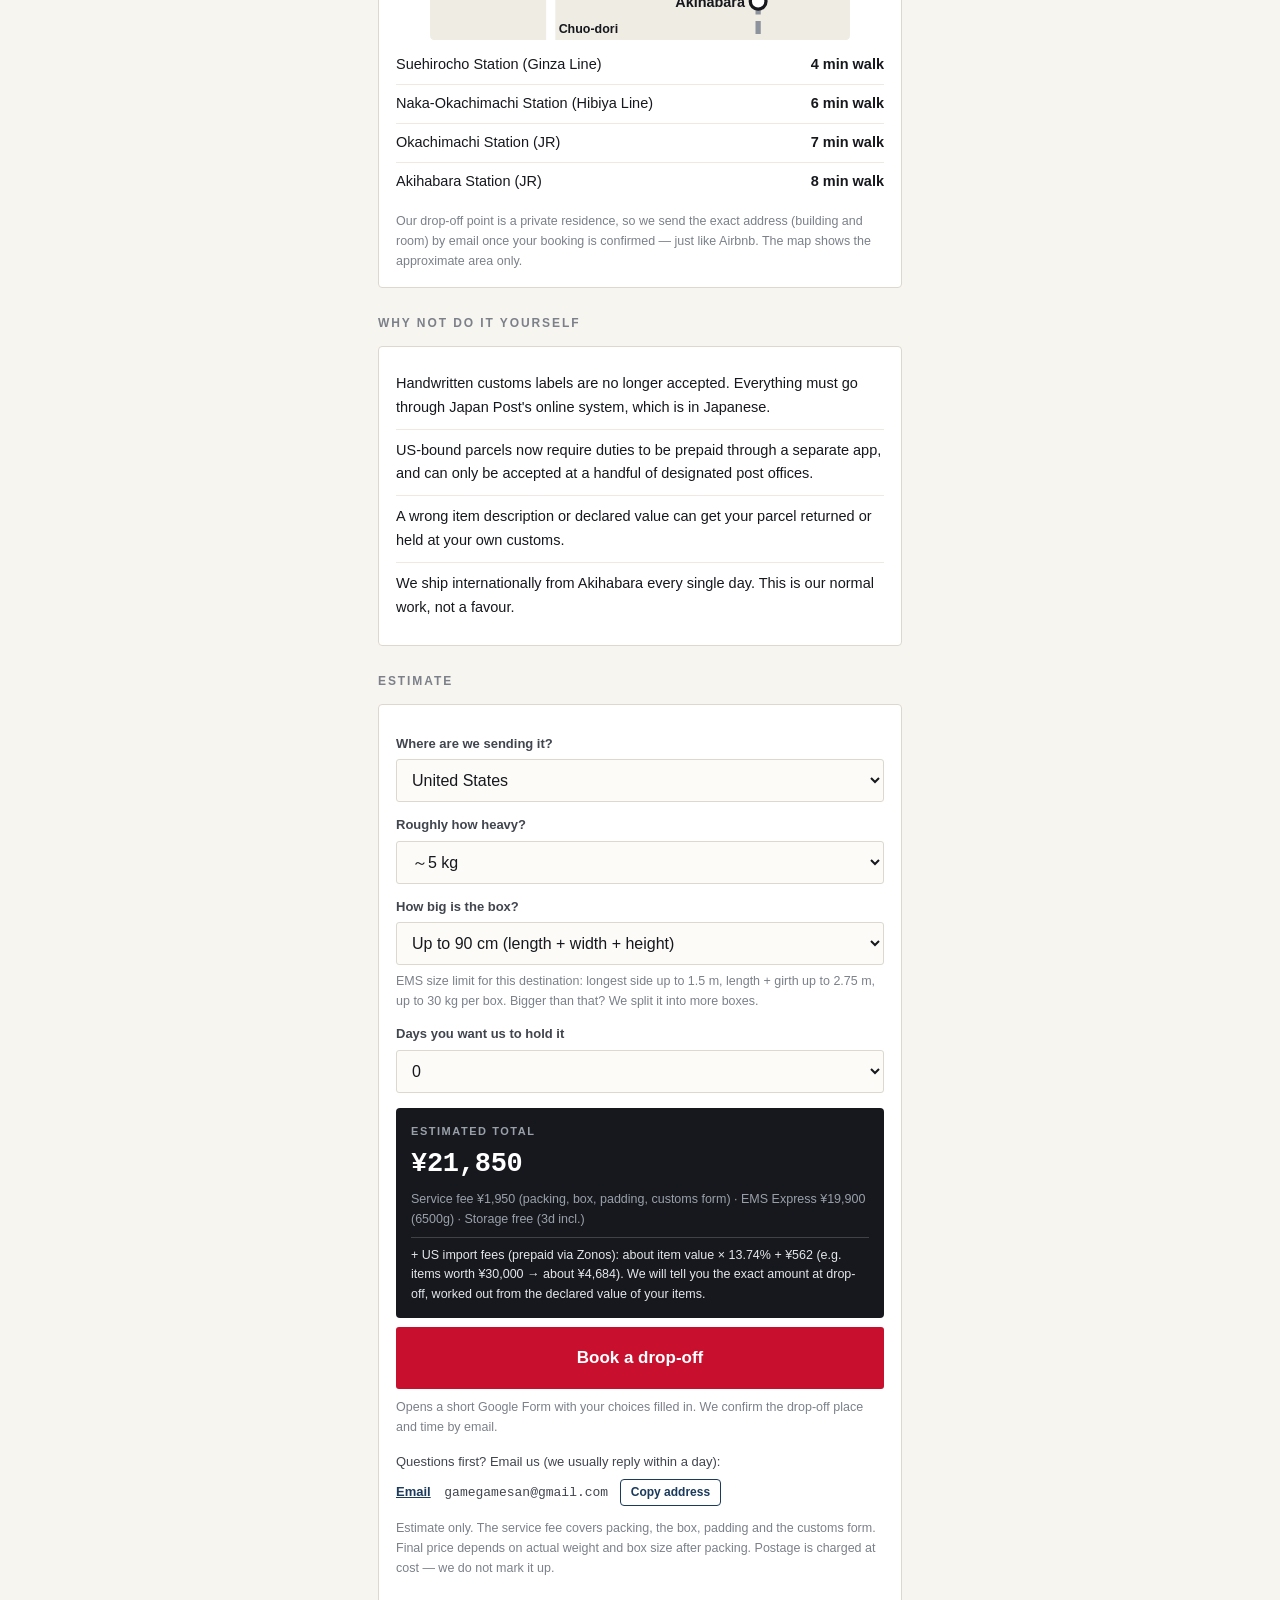
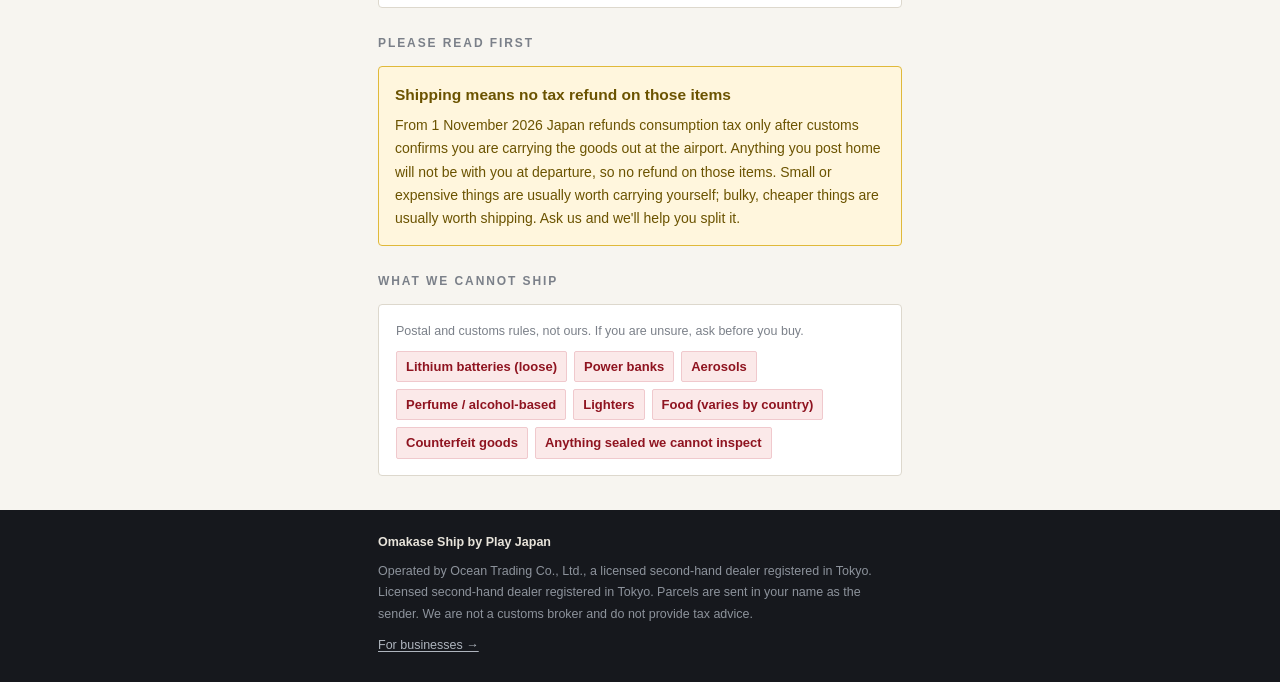
<file: en/index.html>
<!doctype html>
<html lang="en">
<head>
<meta charset="utf-8">
<meta name="viewport" content="width=device-width,initial-scale=1">
<title>Omakase Ship — Travel Japan hands-free</title>
<link rel="canonical" href="https://gamegamesan-dot.github.io/akiba-ship/?lang=en">
<script>
(function(){
  var q=new URLSearchParams(location.search); q.set("lang","en");
  location.replace("../?"+q.toString()+location.hash);
})();
</script>
<meta http-equiv="refresh" content="0; url=../?lang=en">
</head>
<body style="font-family:system-ui,sans-serif;padding:24px">
<a href="../?lang=en">Omakase Ship — open in English</a>
</body>
</html>
</file>
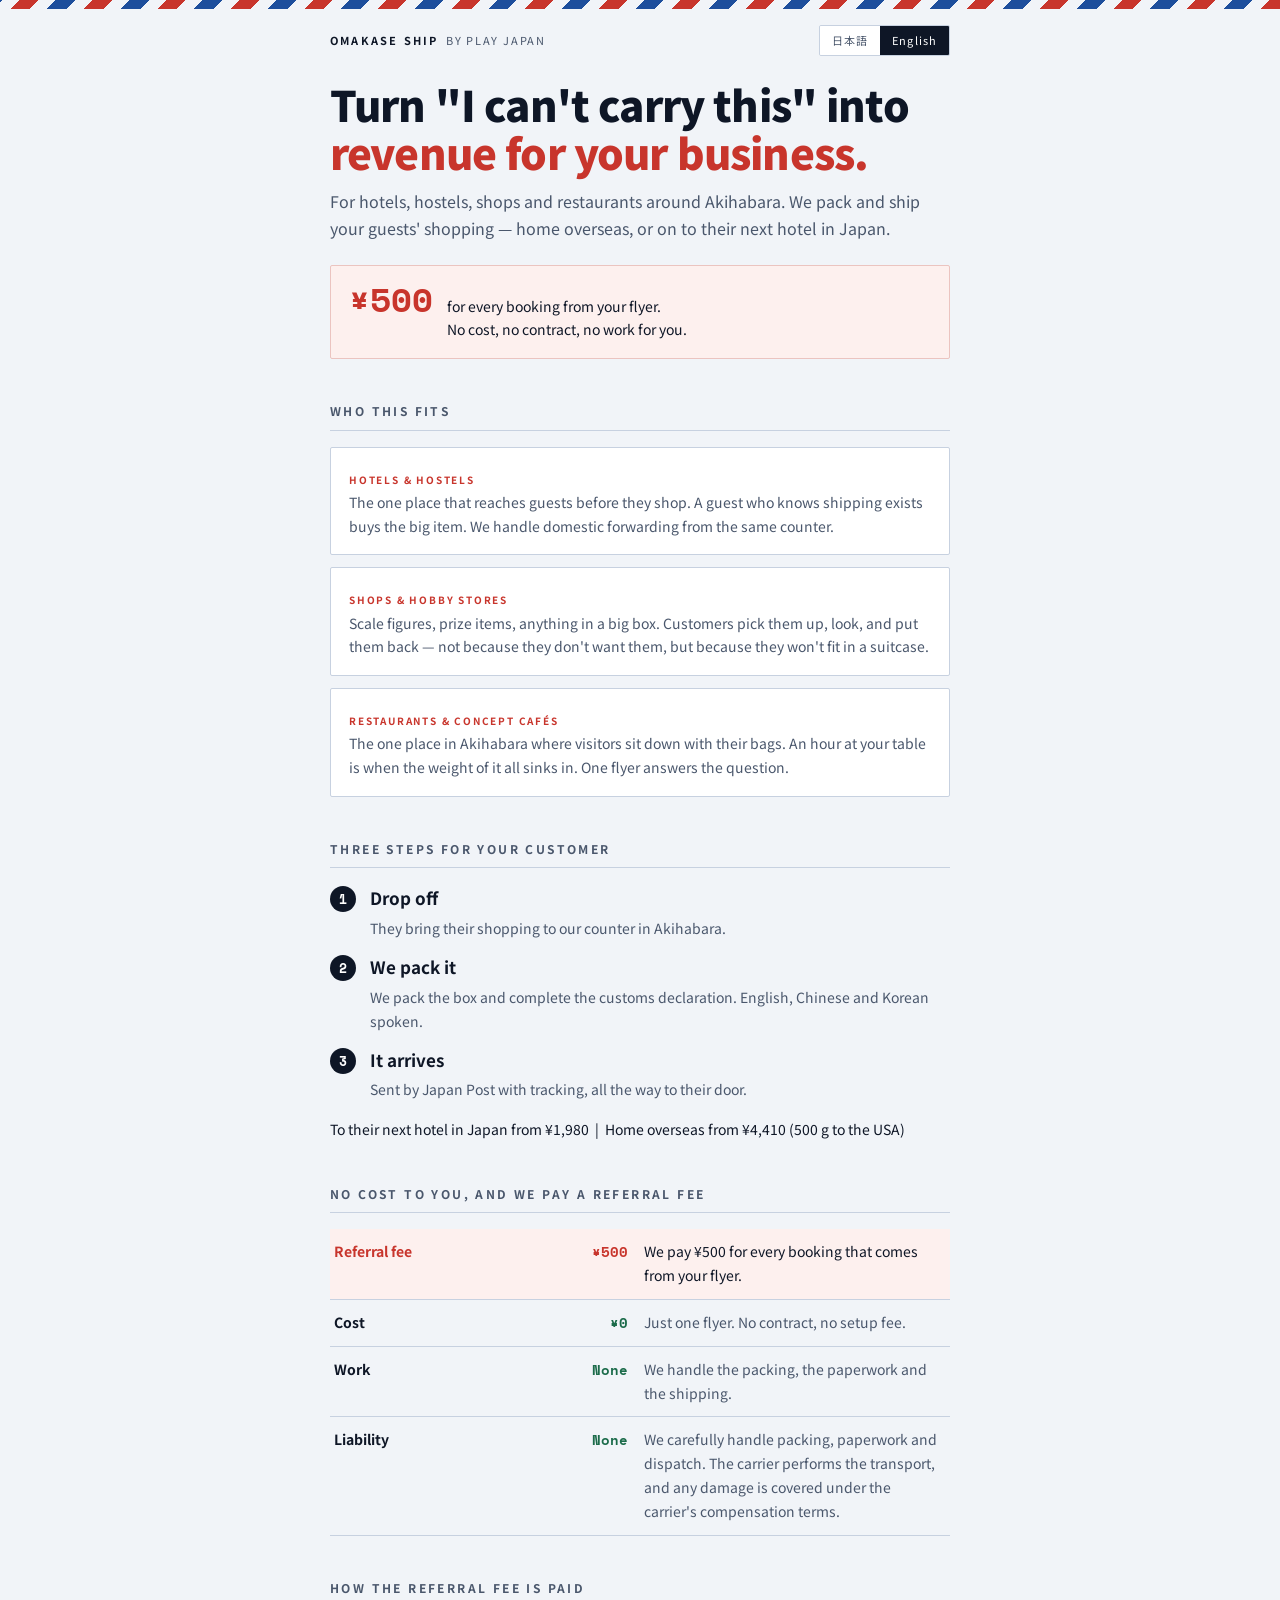
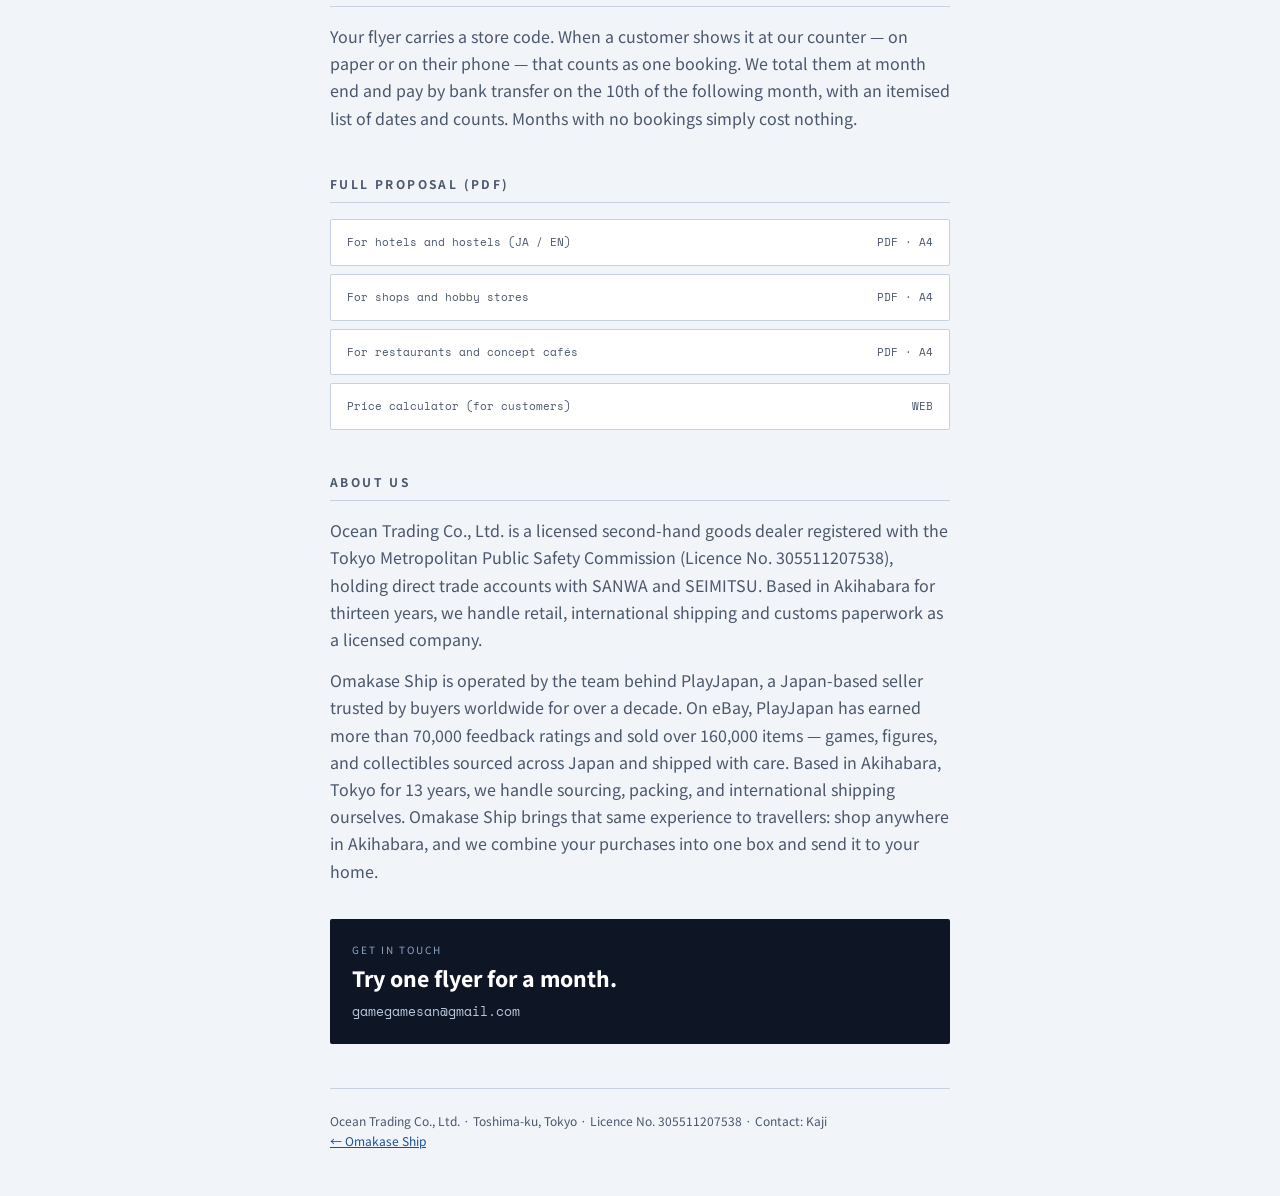
<file: partner/index.html>
<!DOCTYPE html>
<html lang="ja">
<head>
<meta charset="utf-8">
<meta name="viewport" content="width=device-width,initial-scale=1">
<title>提携店募集 | Omakase Ship by Play Japan — 秋葉原の発送代行</title>
<meta name="description" content="秋葉原周辺のホテル・ホステル・物販店・飲食店様へ。訪日のお客様の荷物を国際発送・国内転送します。ご成約1件につき500円。費用0円、契約金なし。">
<meta name="robots" content="index,follow">
<link rel="canonical" href="https://gamegamesan-dot.github.io/akiba-ship/partner/">
<meta property="og:title" content="提携店募集 | Omakase Ship">
<meta property="og:description" content="チラシを1枚置いていただくだけ。ご成約1件につき500円をお支払いします。">
<link rel="preconnect" href="https://fonts.googleapis.com">
<link rel="preconnect" href="https://fonts.gstatic.com" crossorigin>
<link href="https://fonts.googleapis.com/css2?family=Archivo:wght@400;500;600;800;900&family=Space+Mono:wght@400;700&family=Noto+Sans+JP:wght@400;500;700;900&display=swap" rel="stylesheet">
<style>
:root{
  --paper:#F1F4F8; --panel:#FFF; --ink:#0E1626; --ink-2:#4A576C;
  --rule:#C7D1E0; --air-red:#C8352C; --air-blue:#1D4E9C;
  --stamp:#E4EAF3; --ok:#1B6B4A; --hi:#FDF0EE;
}
*{box-sizing:border-box}
html{-webkit-text-size-adjust:100%}
body{
  margin:0;background:var(--paper);color:var(--ink);
  font-family:'Noto Sans JP','Archivo',system-ui,sans-serif;
  font-size:16px;line-height:1.7;-webkit-font-smoothing:antialiased;
}
.en-only{display:none}
body.en .ja-only{display:none}
body.en .en-only{display:inline}
body.en p.en-only,body.en div.en-only,body.en li.en-only{display:block}
.wrap{max-width:660px;margin:0 auto;padding:0 20px}

.airmail{
  height:9px;
  background:repeating-linear-gradient(-45deg,
    var(--air-red) 0 14px, var(--paper) 14px 26px,
    var(--air-blue) 26px 40px, var(--paper) 40px 52px);
  animation:fade .9s ease both;
}
@keyframes fade{from{opacity:0}to{opacity:1}}

header{padding:16px 0 0;display:flex;justify-content:space-between;align-items:center;gap:12px;flex-wrap:wrap}
.brand{font-size:11px;letter-spacing:.16em;text-transform:uppercase;color:var(--ink-2)}
.brand b{color:var(--ink);font-weight:700;letter-spacing:.2em}
.lang{display:flex;gap:0;border:1px solid var(--rule);border-radius:2px;overflow:hidden}
.lang button{
  font:inherit;font-size:11px;letter-spacing:.1em;padding:5px 12px;
  background:var(--panel);color:var(--ink-2);border:0;cursor:pointer;
}
.lang button[aria-pressed="true"]{background:var(--ink);color:#fff}

h1{
  font-weight:900;font-size:clamp(28px,7.2vw,42px);line-height:1.15;
  letter-spacing:-.02em;margin:24px 0 12px;
}
h1 em{font-style:normal;color:var(--air-red)}
.lede{font-size:16px;color:var(--ink-2);margin:0 0 6px}

.hero-fee{
  display:flex;align-items:baseline;gap:14px;flex-wrap:wrap;
  background:var(--hi);border:1px solid #EBC4C0;border-radius:2px;
  padding:16px 18px;margin:22px 0 0;
}
.hero-fee .n{font-family:'Space Mono',monospace;font-size:34px;font-weight:700;color:var(--air-red);line-height:1}
.hero-fee .t{font-size:14px;color:var(--ink)}

h2{
  font-size:12px;letter-spacing:.2em;text-transform:uppercase;color:var(--ink-2);
  font-weight:700;margin:42px 0 16px;padding-bottom:8px;border-bottom:1px solid var(--rule);
}
h3{font-size:17px;font-weight:700;margin:0 0 4px}
p{margin:0 0 14px;color:var(--ink-2)}

.cards{display:grid;gap:12px}
.card{background:var(--panel);border:1px solid var(--rule);border-radius:2px;padding:16px 18px}
.card .tag{font-size:10px;letter-spacing:.18em;text-transform:uppercase;color:var(--air-red);font-weight:700;display:block;margin-bottom:6px}
.card p{margin:0;font-size:14px}

.steps{display:grid;gap:12px;counter-reset:s}
.step{display:flex;gap:14px;align-items:flex-start}
.step::before{
  counter-increment:s;content:counter(s);
  font-family:'Space Mono',monospace;font-weight:700;font-size:13px;
  color:#fff;background:var(--ink);min-width:26px;height:26px;
  display:flex;align-items:center;justify-content:center;border-radius:50%;margin-top:2px;
}
.step p{margin:0;font-size:14px}

table{width:100%;border-collapse:collapse;font-size:14px}
td{padding:11px 4px;border-bottom:1px solid var(--rule);vertical-align:top}
td.k{width:34%;font-weight:700;color:var(--ink)}
td.v{width:16%;text-align:right;font-weight:700;font-family:'Space Mono',monospace;white-space:nowrap;padding-right:12px}
td.d{color:var(--ink-2)}
tr.hi td{background:var(--hi)}
tr.hi td.k,tr.hi td.v{color:var(--air-red)}
tr.hi td.d{color:var(--ink)}
.free{color:var(--ok)}

.dl{display:grid;gap:8px;margin:8px 0 0}
.dl a{
  display:flex;justify-content:space-between;align-items:center;gap:10px;
  padding:13px 16px;background:var(--panel);border:1px solid var(--rule);
  border-radius:2px;text-decoration:none;color:var(--ink);font-size:14px;font-weight:500;
  transition:border-color .15s ease;
}
.dl a:hover{border-color:var(--ink)}
.dl a span{font-family:'Space Mono',monospace;font-size:11px;color:var(--ink-2)}

.cta{
  display:block;margin:34px 0 8px;padding:22px;background:var(--ink);
  color:#fff;text-decoration:none;border-radius:2px;transition:transform .16s ease;
}
.cta:hover{transform:translateY(-2px)}
.cta .kicker{font-size:10px;letter-spacing:.2em;text-transform:uppercase;color:#8FA4C4;display:block;margin-bottom:7px}
.cta .big{font-size:21px;font-weight:800;line-height:1.3;display:block}
.cta .small{font-size:13px;color:#B9C7DC;display:block;margin-top:8px;font-family:'Space Mono',monospace}

footer{margin-top:44px;padding:22px 0 44px;border-top:1px solid var(--rule);font-size:12px;color:var(--ink-2)}
footer a{color:var(--air-blue)}
@media (prefers-reduced-motion:reduce){*{animation:none!important;transition:none!important}}
</style>
</head>
<body>
<div class="airmail"></div>
<div class="wrap">

<header>
  <div class="brand"><b>Omakase Ship</b> &nbsp;by Play Japan</div>
  <div class="lang">
    <button id="bja" aria-pressed="true">日本語</button>
    <button id="ben" aria-pressed="false">English</button>
  </div>
</header>

<h1>
  <span class="ja-only">お客様の「持ち帰れない」を、<br><em>御社の売上に変えませんか。</em></span>
  <span class="en-only">Turn "I can't carry this" into<br><em>revenue for your business.</em></span>
</h1>

<p class="lede ja-only">秋葉原周辺のホテル・ホステル・物販店・飲食店様へ。訪日のお客様の荷物を、当社がご自宅または次のご宿泊先までお送りします。</p>
<p class="lede en-only">For hotels, hostels, shops and restaurants around Akihabara. We pack and ship your guests' shopping — home overseas, or on to their next hotel in Japan.</p>

<div class="hero-fee">
  <span class="n">¥500</span>
  <span class="t ja-only">ご成約1件につきお支払いします。<br>費用0円・契約金なし・作業なし。</span>
  <span class="t en-only">for every booking from your flyer.<br>No cost, no contract, no work for you.</span>
</div>

<!-- ───────────────── 誰に向くか ───────────────── -->
<h2><span class="ja-only">こんな店舗様に向いています</span><span class="en-only">Who this fits</span></h2>
<div class="cards">
  <div class="card">
    <span class="tag ja-only">ホテル・ホステル</span>
    <span class="tag en-only">Hotels &amp; hostels</span>
    <p class="ja-only">買い物の「前」にお客様と話せる唯一の場所です。「送れる」とご存知であれば大きな買い物ができます。国内の転送も同じ窓口で承ります。</p>
    <p class="en-only">The one place that reaches guests before they shop. A guest who knows shipping exists buys the big item. We handle domestic forwarding from the same counter.</p>
  </div>
  <div class="card">
    <span class="tag ja-only">物販店・ホビーショップ</span>
    <span class="tag en-only">Shops &amp; hobby stores</span>
    <p class="ja-only">スケールフィギュアや一番くじのA賞など、箱の大きい商品。手に取って、それでも棚に戻すお客様がいます。欲しくない訳ではなく、スーツケースに入らないからです。</p>
    <p class="en-only">Scale figures, prize items, anything in a big box. Customers pick them up, look, and put them back — not because they don't want them, but because they won't fit in a suitcase.</p>
  </div>
  <div class="card">
    <span class="tag ja-only">飲食店・コンセプトカフェ</span>
    <span class="tag en-only">Restaurants &amp; concept cafés</span>
    <p class="ja-only">秋葉原で唯一、お客様が荷物を置いて座る場所です。1時間座って、そこで初めて荷物の重さを実感します。テーブルに1枚あれば、それが答えになります。</p>
    <p class="en-only">The one place in Akihabara where visitors sit down with their bags. An hour at your table is when the weight of it all sinks in. One flyer answers the question.</p>
  </div>
</div>

<!-- ───────────────── 仕組み ───────────────── -->
<h2><span class="ja-only">お客様がすることは3つだけ</span><span class="en-only">Three steps for your customer</span></h2>
<div class="steps">
  <div class="step">
    <div>
      <h3><span class="ja-only">お預かり</span><span class="en-only">Drop off</span></h3>
      <p class="ja-only">秋葉原の当社窓口に、買われた商品をお持ちいただきます。</p>
      <p class="en-only">They bring their shopping to our counter in Akihabara.</p>
    </div>
  </div>
  <div class="step">
    <div>
      <h3><span class="ja-only">梱包・書類</span><span class="en-only">We pack it</span></h3>
      <p class="ja-only">当社が梱包し、税関告知書を作成します。英語・中国語・韓国語で対応。</p>
      <p class="en-only">We pack the box and complete the customs declaration. English, Chinese and Korean spoken.</p>
    </div>
  </div>
  <div class="step">
    <div>
      <h3><span class="ja-only">発送</span><span class="en-only">It arrives</span></h3>
      <p class="ja-only">日本郵便で発送。追跡番号をお渡しし、ご自宅へ届きます。</p>
      <p class="en-only">Sent by Japan Post with tracking, all the way to their door.</p>
    </div>
  </div>
</div>
<p style="margin-top:16px;font-size:14px;color:var(--ink)">
  <span class="ja-only">国内の次のご宿泊先へ ¥1,980〜 ／ 海外のご自宅へ ¥4,410〜（米国500g）</span>
  <span class="en-only">To their next hotel in Japan from ¥1,980 &nbsp;|&nbsp; Home overseas from ¥4,410 (500 g to the USA)</span>
</p>

<!-- ───────────────── 負担 ───────────────── -->
<h2><span class="ja-only">ご負担はゼロ、ご紹介料はお支払いします</span><span class="en-only">No cost to you, and we pay a referral fee</span></h2>
<table>
  <tr class="hi">
    <td class="k"><span class="ja-only">ご紹介料</span><span class="en-only">Referral fee</span></td>
    <td class="v">¥500</td>
    <td class="d"><span class="ja-only">御社のチラシ経由でご成約1件につき、500円をお支払いします。</span><span class="en-only">We pay ¥500 for every booking that comes from your flyer.</span></td>
  </tr>
  <tr>
    <td class="k"><span class="ja-only">費用</span><span class="en-only">Cost</span></td>
    <td class="v free">¥0</td>
    <td class="d"><span class="ja-only">チラシを1枚置いていただくだけです。契約金や初期費用はありません。</span><span class="en-only">Just one flyer. No contract, no setup fee.</span></td>
  </tr>
  <tr>
    <td class="k"><span class="ja-only">作業</span><span class="en-only">Work</span></td>
    <td class="v free"><span class="ja-only">なし</span><span class="en-only">None</span></td>
    <td class="d"><span class="ja-only">ご案内・梱包・書類作成・発送は、すべて当社で行います。</span><span class="en-only">We handle the packing, the paperwork and the shipping.</span></td>
  </tr>
  <tr>
    <td class="k"><span class="ja-only">責任</span><span class="en-only">Liability</span></td>
    <td class="v free"><span class="ja-only">なし</span><span class="en-only">None</span></td>
    <td class="d"><span class="ja-only">梱包・書類作成・差出までを当社が丁寧に代行します。輸送は配送事業者が行い、万一の破損は同社の補償規定の範囲内で対応されます。</span><span class="en-only">We carefully handle packing, paperwork and dispatch. The carrier performs the transport, and any damage is covered under the carrier's compensation terms.</span></td>
  </tr>
</table>

<!-- ───────────────── 支払い ───────────────── -->
<h2><span class="ja-only">ご紹介料のお支払い方法</span><span class="en-only">How the referral fee is paid</span></h2>
<p class="ja-only">チラシの右下に御社専用の店舗コードを印字します。お客様が当社窓口でチラシまたは画面をご提示された時点で1件と数え、月末締め・翌月10日にお振込みいたします。ご成約の明細（日付・件数）は毎月お渡ししますので、いつでもご確認いただけます。ご成約がなかった月のご請求は、当然ながらありません。</p>
<p class="en-only">Your flyer carries a store code. When a customer shows it at our counter — on paper or on their phone — that counts as one booking. We total them at month end and pay by bank transfer on the 10th of the following month, with an itemised list of dates and counts. Months with no bookings simply cost nothing.</p>

<!-- ───────────────── 資料 ───────────────── -->
<h2><span class="ja-only">ご提案資料</span><span class="en-only">Full proposal (PDF)</span></h2>
<div class="dl">
  <a href="../assets/print/proposal-hotel-a4.pdf">
    <span class="ja-only">ホテル・ホステル様向け（日英）</span><span class="en-only">For hotels and hostels (JA / EN)</span>
    <span>PDF · A4</span>
  </a>
  <a href="../assets/print/proposal-retail-a4.pdf">
    <span class="ja-only">物販店・ホビーショップ様向け</span><span class="en-only">For shops and hobby stores</span>
    <span>PDF · A4</span>
  </a>
  <a href="../assets/print/proposal-cafe-a4.pdf">
    <span class="ja-only">飲食店・コンセプトカフェ様向け</span><span class="en-only">For restaurants and concept cafés</span>
    <span>PDF · A4</span>
  </a>
  <a href="../cost/">
    <span class="ja-only">料金計算機（お客様向け）</span><span class="en-only">Price calculator (for customers)</span>
    <span>WEB</span>
  </a>
</div>

<!-- ───────────────── 当社 ───────────────── -->
<h2><span class="ja-only">当社について</span><span class="en-only">About us</span></h2>
<p class="ja-only">有限会社オーシャン貿易は、東京都公安委員会の古物商許可（第305511207538号）を受けた法人です。三和電子・セイミツ工業と直接の取引口座を持ち、秋葉原を拠点に13年、国内外への販売と国際発送・通関書類の実務に携わってきました。個人の副業ではなく、法人として責任を持って運営します。</p>
<p class="en-only">Ocean Trading Co., Ltd. is a licensed second-hand goods dealer registered with the Tokyo Metropolitan Public Safety Commission (Licence No. 305511207538), holding direct trade accounts with SANWA and SEIMITSU. Based in Akihabara for thirteen years, we handle retail, international shipping and customs paperwork as a licensed company.</p>
  <p class="ja-only">Omakase Shipは、PlayJapanの運営チームが手がけるサービスです。PlayJapanは日本のセラーとして、eBayで7万件以上の評価と16万点以上の販売実績を積み重ねてきました。秋葉原を拠点に13年、仕入れから梱包、海外発送までを自分たちで行っています。Omakase Shipは、その経験を旅行者のために活かすサービスです。秋葉原のどこで買ったものでも、ひとつの箱にまとめてご自宅へお送りします。</p>
  <p class="en-only">Omakase Ship is operated by the team behind PlayJapan, a Japan-based seller trusted by buyers worldwide for over a decade. On eBay, PlayJapan has earned more than 70,000 feedback ratings and sold over 160,000 items — games, figures, and collectibles sourced across Japan and shipped with care. Based in Akihabara, Tokyo for 13 years, we handle sourcing, packing, and international shipping ourselves. Omakase Ship brings that same experience to travellers: shop anywhere in Akihabara, and we combine your purchases into one box and send it to your home.</p>
  
<a class="cta" href="mailto:gamegamesan@gmail.com?subject=Omakase%20Ship%20%E6%8F%90%E6%90%BA%E3%81%AB%E3%81%A4%E3%81%84%E3%81%A6">
  <span class="kicker"><span class="ja-only">お問い合わせ</span><span class="en-only">Get in touch</span></span>
  <span class="big"><span class="ja-only">まず1ヶ月、置いてみませんか。</span><span class="en-only">Try one flyer for a month.</span></span>
  <span class="small">gamegamesan@gmail.com</span>
</a>

<footer>
  <span class="ja-only">有限会社オーシャン貿易　東京都豊島区　古物商許可 第305511207538号　担当：梶（かじ）</span>
  <span class="en-only">Ocean Trading Co., Ltd. · Toshima-ku, Tokyo · Licence No. 305511207538 · Contact: Kaji</span>
  <br><a href="../">← Omakase Ship</a>
</footer>
</div>

<script>
(function(){
  var b=document.body,ja=document.getElementById('bja'),en=document.getElementById('ben');
  function set(lang){
    var isEn = lang==='en';
    b.classList.toggle('en',isEn);
    document.documentElement.lang = isEn?'en':'ja';
    ja.setAttribute('aria-pressed',String(!isEn));
    en.setAttribute('aria-pressed',String(isEn));
  }
  ja.addEventListener('click',function(){set('ja')});
  en.addEventListener('click',function(){set('en')});
  // 初回のみブラウザ言語で判定
  if(!/^ja/i.test(navigator.language||'')) set('en');
})();
</script>
</body>
</html>
</file>
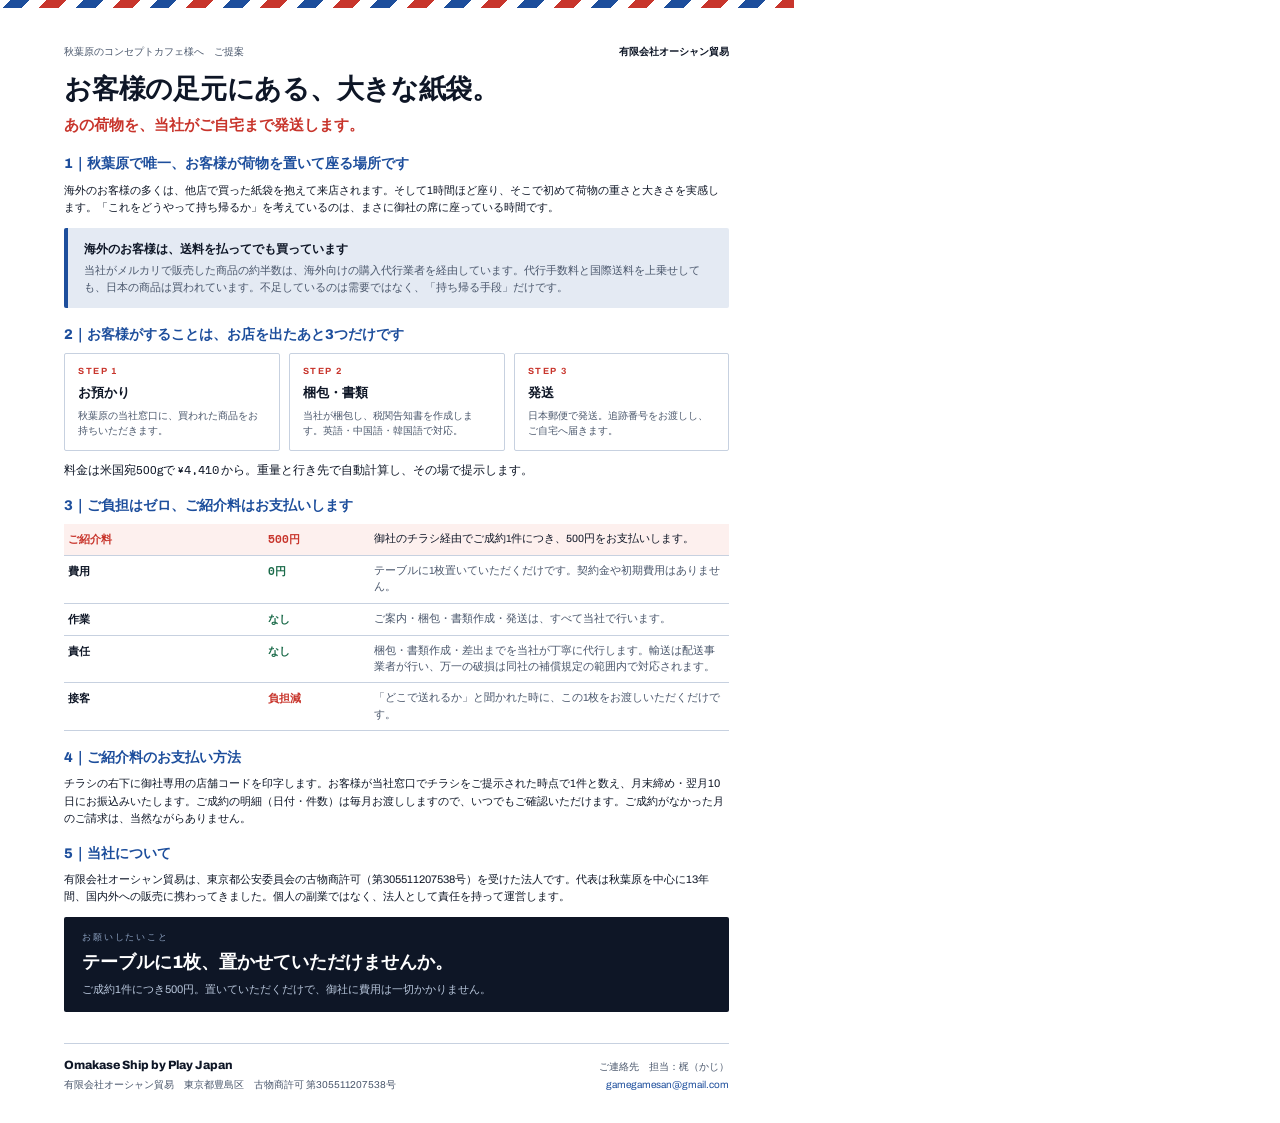
<file: tools/proposal/cafe.html>
<!DOCTYPE html>
<html lang="ja">
<head>
<meta charset="utf-8">
<title>ご提案 コンセプトカフェ様 — Omakase Ship</title>
<link rel="preconnect" href="https://fonts.googleapis.com">
<link rel="preconnect" href="https://fonts.gstatic.com" crossorigin>
<link href="https://fonts.googleapis.com/css2?family=Archivo:wght@400;700;800;900&family=Space+Mono:wght@400;700&display=swap" rel="stylesheet">
<link rel="stylesheet" href="common.css">
</head>
<body>

<section class="sheet">
  <div class="airmail"></div>
  <div class="body">
    <div class="head"><span>秋葉原のコンセプトカフェ様へ　ご提案</span><span class="co">有限会社オーシャン貿易</span></div>

    <h1>お客様の足元にある、大きな紙袋。</h1>
    <p class="sub">あの荷物を、当社がご自宅まで発送します。</p>

    <div class="sec"><span class="no">1</span>｜秋葉原で唯一、お客様が荷物を置いて座る場所です</div>
    <p>海外のお客様の多くは、他店で買った紙袋を抱えて来店されます。そして1時間ほど座り、そこで初めて荷物の重さと大きさを実感します。「これをどうやって持ち帰るか」を考えているのは、まさに御社の席に座っている時間です。</p>
    <div class="hlbox">
      <div class="t">海外のお客様は、送料を払ってでも買っています</div>
      <p>当社がメルカリで販売した商品の約半数は、海外向けの購入代行業者を経由しています。代行手数料と国際送料を上乗せしても、日本の商品は買われています。不足しているのは需要ではなく、「持ち帰る手段」だけです。</p>
    </div>

    <div class="sec"><span class="no">2</span>｜お客様がすることは、お店を出たあと3つだけです</div>
    <div class="steps">
      <div class="step"><div class="n">STEP 1</div><div class="h">お預かり</div><p>秋葉原の当社窓口に、買われた商品をお持ちいただきます。</p></div>
      <div class="step"><div class="n">STEP 2</div><div class="h">梱包・書類</div><p>当社が梱包し、税関告知書を作成します。英語・中国語・韓国語で対応。</p></div>
      <div class="step"><div class="n">STEP 3</div><div class="h">発送</div><p>日本郵便で発送。追跡番号をお渡しし、ご自宅へ届きます。</p></div>
    </div>
    <p class="priceline">料金は米国宛500gで <span class="mono">¥4,410</span> から。重量と行き先で自動計算し、その場で提示します。</p>

    <div class="sec"><span class="no">3</span>｜ご負担はゼロ、ご紹介料はお支払いします</div>
    <table class="fee">
      <tr class="hi"><td class="k">ご紹介料</td><td class="v">500円</td><td class="d">御社のチラシ経由でご成約1件につき、500円をお支払いします。</td></tr>
      <tr><td class="k">費用</td><td class="v g">0円</td><td class="d">テーブルに1枚置いていただくだけです。契約金や初期費用はありません。</td></tr>
      <tr><td class="k">作業</td><td class="v g">なし</td><td class="d">ご案内・梱包・書類作成・発送は、すべて当社で行います。</td></tr>
      <tr><td class="k">責任</td><td class="v g">なし</td><td class="d">梱包・書類作成・差出までを当社が丁寧に代行します。輸送は配送事業者が行い、万一の破損は同社の補償規定の範囲内で対応されます。</td></tr>
      <tr><td class="k">接客</td><td class="v r">負担減</td><td class="d">「どこで送れるか」と聞かれた時に、この1枚をお渡しいただくだけです。</td></tr>
    </table>

    <div class="sec"><span class="no">4</span>｜ご紹介料のお支払い方法</div>
    <p>チラシの右下に御社専用の店舗コードを印字します。お客様が当社窓口でチラシをご提示された時点で1件と数え、月末締め・翌月10日にお振込みいたします。ご成約の明細（日付・件数）は毎月お渡ししますので、いつでもご確認いただけます。ご成約がなかった月のご請求は、当然ながらありません。</p>

    <div class="sec"><span class="no">5</span>｜当社について</div>
    <p>有限会社オーシャン貿易は、東京都公安委員会の古物商許可（第305511207538号）を受けた法人です。代表は秋葉原を中心に13年間、国内外への販売に携わってきました。個人の副業ではなく、法人として責任を持って運営します。</p>

    <div class="cta">
      <div class="kick">お願いしたいこと</div>
      <div class="big">テーブルに1枚、置かせていただけませんか。</div>
      <div class="sm">ご成約1件につき500円。置いていただくだけで、御社に費用は一切かかりません。</div>
    </div>
  </div>

  <div class="foot">
    <div class="l"><div class="brand">Omakase Ship by Play Japan</div><div>有限会社オーシャン貿易　東京都豊島区　古物商許可 第305511207538号</div></div>
    <div class="r"><div>ご連絡先　担当：梶（かじ）</div><div><a href="mailto:gamegamesan@gmail.com">gamegamesan@gmail.com</a></div></div>
  </div>
</section>

</body>
</html>
</file>
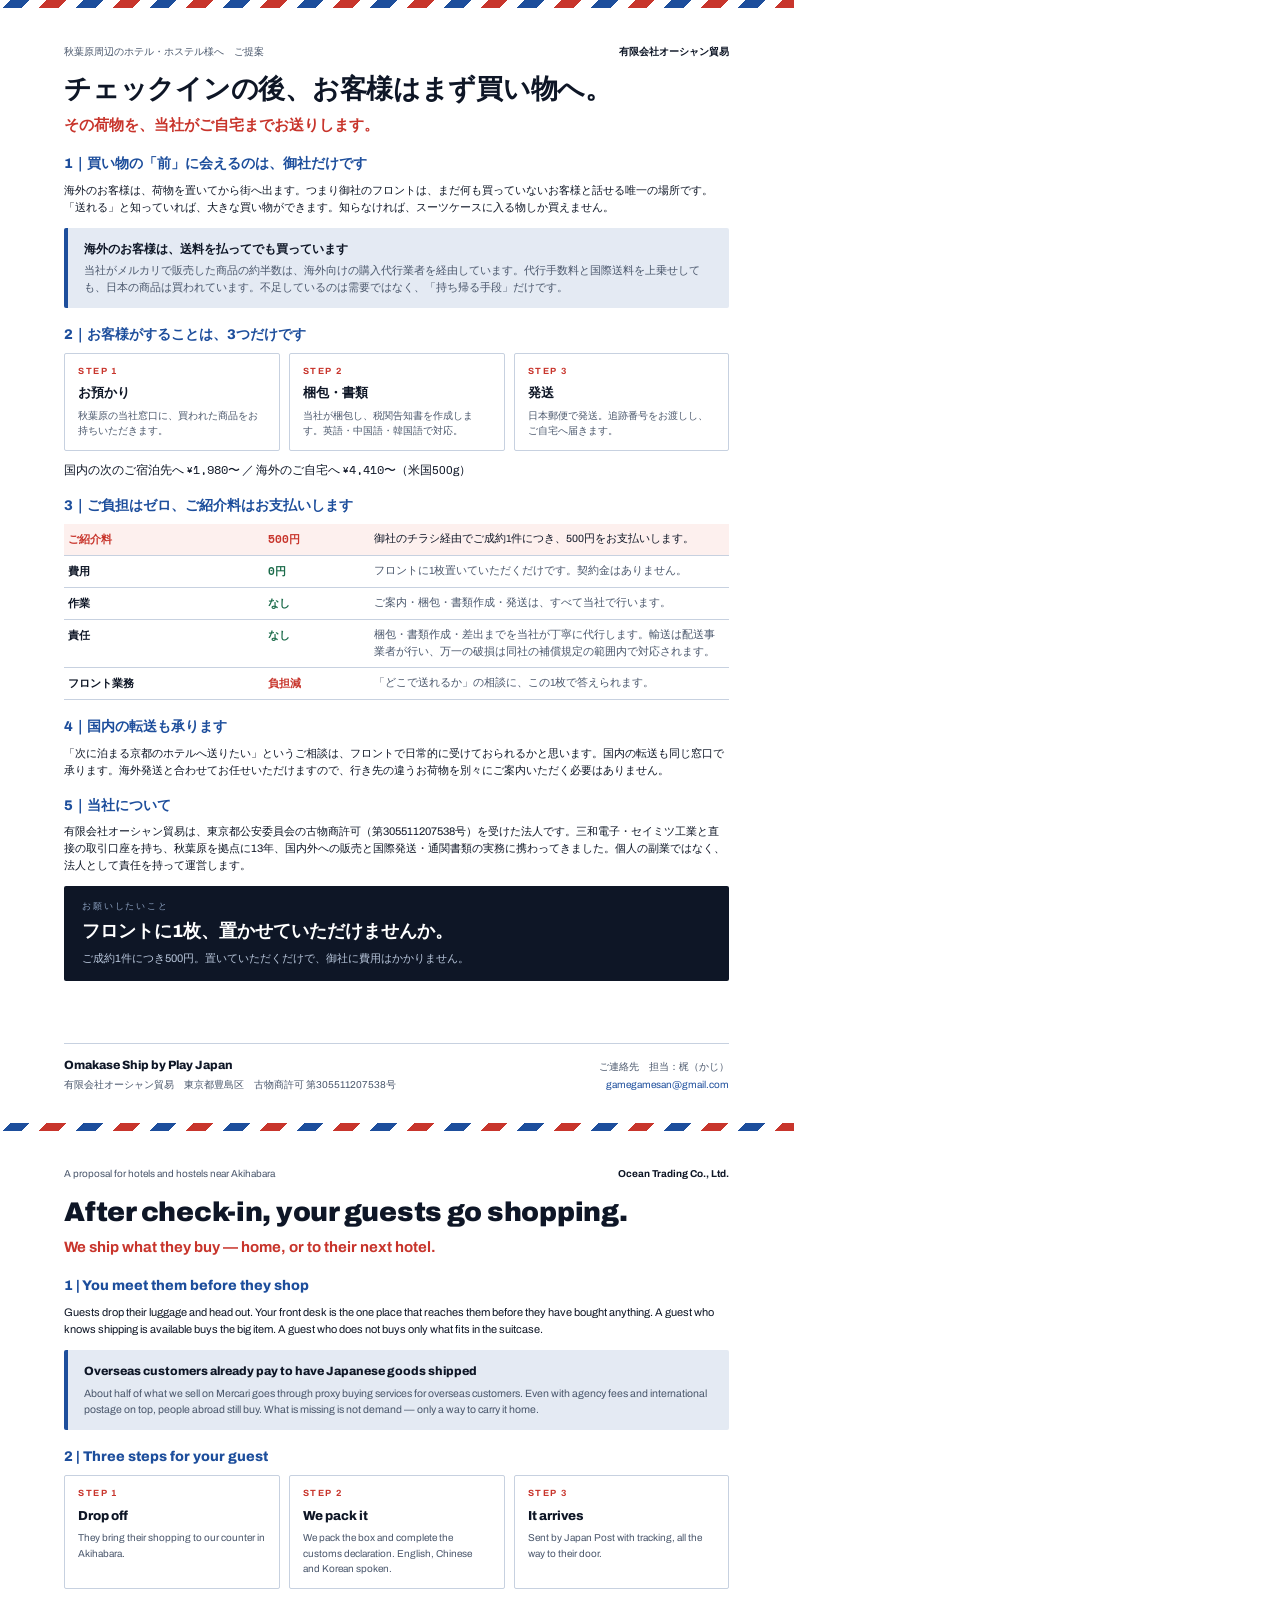
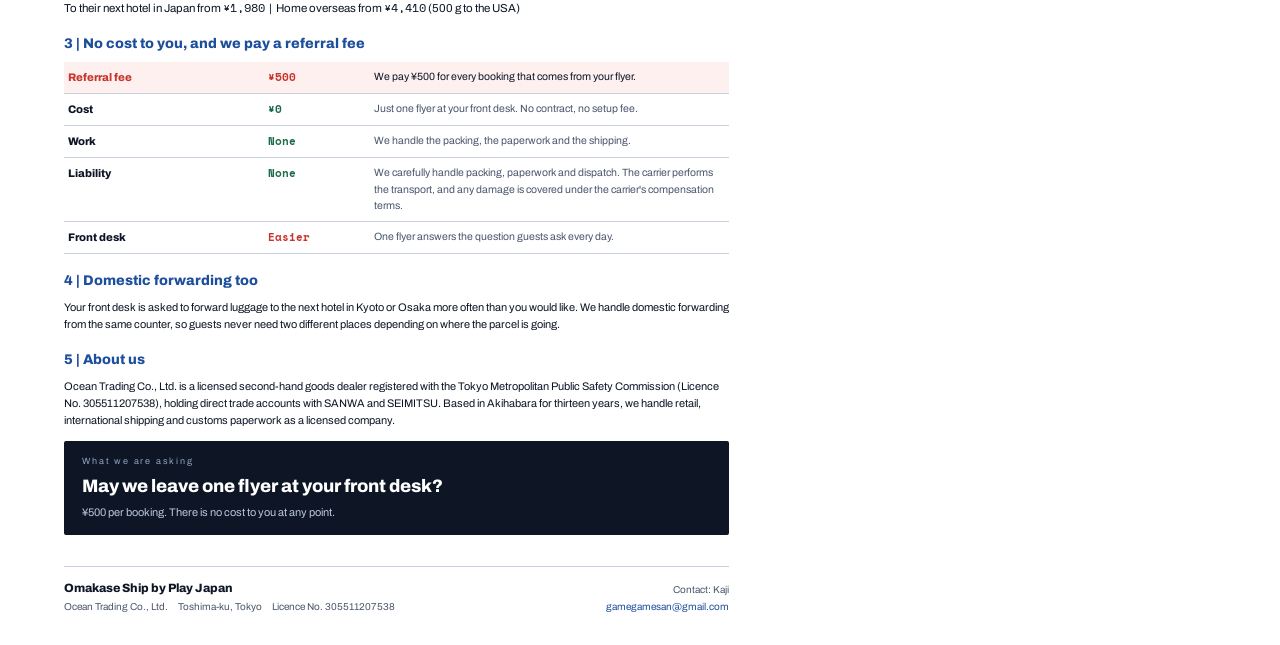
<file: tools/proposal/hotel.html>
<!DOCTYPE html>
<html lang="ja">
<head>
<meta charset="utf-8">
<title>ご提案 ホテル・ホステル様 — Omakase Ship</title>
<link rel="preconnect" href="https://fonts.googleapis.com">
<link rel="preconnect" href="https://fonts.gstatic.com" crossorigin>
<link href="https://fonts.googleapis.com/css2?family=Archivo:wght@400;700;800;900&family=Space+Mono:wght@400;700&display=swap" rel="stylesheet">
<link rel="stylesheet" href="common.css">
</head>
<body>

<!-- ===================== PAGE 1 : 日本語 ===================== -->
<section class="sheet">
  <div class="airmail"></div>
  <div class="body">
    <div class="head"><span>秋葉原周辺のホテル・ホステル様へ　ご提案</span><span class="co">有限会社オーシャン貿易</span></div>

    <h1>チェックインの後、お客様はまず買い物へ。</h1>
    <p class="sub">その荷物を、当社がご自宅までお送りします。</p>

    <div class="sec"><span class="no">1</span>｜買い物の「前」に会えるのは、御社だけです</div>
    <p>海外のお客様は、荷物を置いてから街へ出ます。つまり御社のフロントは、まだ何も買っていないお客様と話せる唯一の場所です。「送れる」と知っていれば、大きな買い物ができます。知らなければ、スーツケースに入る物しか買えません。</p>
    <div class="hlbox">
      <div class="t">海外のお客様は、送料を払ってでも買っています</div>
      <p>当社がメルカリで販売した商品の約半数は、海外向けの購入代行業者を経由しています。代行手数料と国際送料を上乗せしても、日本の商品は買われています。不足しているのは需要ではなく、「持ち帰る手段」だけです。</p>
    </div>

    <div class="sec"><span class="no">2</span>｜お客様がすることは、3つだけです</div>
    <div class="steps">
      <div class="step"><div class="n">STEP 1</div><div class="h">お預かり</div><p>秋葉原の当社窓口に、買われた商品をお持ちいただきます。</p></div>
      <div class="step"><div class="n">STEP 2</div><div class="h">梱包・書類</div><p>当社が梱包し、税関告知書を作成します。英語・中国語・韓国語で対応。</p></div>
      <div class="step"><div class="n">STEP 3</div><div class="h">発送</div><p>日本郵便で発送。追跡番号をお渡しし、ご自宅へ届きます。</p></div>
    </div>
    <p class="priceline">国内の次のご宿泊先へ <span class="mono">¥1,980〜</span> ／ 海外のご自宅へ <span class="mono">¥4,410〜</span>（米国500g）</p>

    <div class="sec"><span class="no">3</span>｜ご負担はゼロ、ご紹介料はお支払いします</div>
    <table class="fee">
      <tr class="hi"><td class="k">ご紹介料</td><td class="v">500円</td><td class="d">御社のチラシ経由でご成約1件につき、500円をお支払いします。</td></tr>
      <tr><td class="k">費用</td><td class="v g">0円</td><td class="d">フロントに1枚置いていただくだけです。契約金はありません。</td></tr>
      <tr><td class="k">作業</td><td class="v g">なし</td><td class="d">ご案内・梱包・書類作成・発送は、すべて当社で行います。</td></tr>
      <tr><td class="k">責任</td><td class="v g">なし</td><td class="d">梱包・書類作成・差出までを当社が丁寧に代行します。輸送は配送事業者が行い、万一の破損は同社の補償規定の範囲内で対応されます。</td></tr>
      <tr><td class="k">フロント業務</td><td class="v r">負担減</td><td class="d">「どこで送れるか」の相談に、この1枚で答えられます。</td></tr>
    </table>

    <div class="sec"><span class="no">4</span>｜国内の転送も承ります</div>
    <p>「次に泊まる京都のホテルへ送りたい」というご相談は、フロントで日常的に受けておられるかと思います。国内の転送も同じ窓口で承ります。海外発送と合わせてお任せいただけますので、行き先の違うお荷物を別々にご案内いただく必要はありません。</p>

    <div class="sec"><span class="no">5</span>｜当社について</div>
    <p>有限会社オーシャン貿易は、東京都公安委員会の古物商許可（第305511207538号）を受けた法人です。三和電子・セイミツ工業と直接の取引口座を持ち、秋葉原を拠点に13年、国内外への販売と国際発送・通関書類の実務に携わってきました。個人の副業ではなく、法人として責任を持って運営します。</p>

    <div class="cta">
      <div class="kick">お願いしたいこと</div>
      <div class="big">フロントに1枚、置かせていただけませんか。</div>
      <div class="sm">ご成約1件につき500円。置いていただくだけで、御社に費用はかかりません。</div>
    </div>
  </div>

  <div class="foot">
    <div class="l"><div class="brand">Omakase Ship by Play Japan</div><div>有限会社オーシャン貿易　東京都豊島区　古物商許可 第305511207538号</div></div>
    <div class="r"><div>ご連絡先　担当：梶（かじ）</div><div><a href="mailto:gamegamesan@gmail.com">gamegamesan@gmail.com</a></div></div>
  </div>
</section>

<!-- ===================== PAGE 2 : English ===================== -->
<section class="sheet">
  <div class="airmail"></div>
  <div class="body">
    <div class="head"><span>A proposal for hotels and hostels near Akihabara</span><span class="co">Ocean Trading Co., Ltd.</span></div>

    <h1>After check-in, your guests go shopping.</h1>
    <p class="sub">We ship what they buy — home, or to their next hotel.</p>

    <div class="sec"><span class="no">1</span> | You meet them before they shop</div>
    <p>Guests drop their luggage and head out. Your front desk is the one place that reaches them before they have bought anything. A guest who knows shipping is available buys the big item. A guest who does not buys only what fits in the suitcase.</p>
    <div class="hlbox">
      <div class="t">Overseas customers already pay to have Japanese goods shipped</div>
      <p>About half of what we sell on Mercari goes through proxy buying services for overseas customers. Even with agency fees and international postage on top, people abroad still buy. What is missing is not demand — only a way to carry it home.</p>
    </div>

    <div class="sec"><span class="no">2</span> | Three steps for your guest</div>
    <div class="steps">
      <div class="step"><div class="n">STEP 1</div><div class="h">Drop off</div><p>They bring their shopping to our counter in Akihabara.</p></div>
      <div class="step"><div class="n">STEP 2</div><div class="h">We pack it</div><p>We pack the box and complete the customs declaration. English, Chinese and Korean spoken.</p></div>
      <div class="step"><div class="n">STEP 3</div><div class="h">It arrives</div><p>Sent by Japan Post with tracking, all the way to their door.</p></div>
    </div>
    <p class="priceline">To their next hotel in Japan from <span class="mono">¥1,980</span> &nbsp;|&nbsp; Home overseas from <span class="mono">¥4,410</span> (500 g to the USA)</p>

    <div class="sec"><span class="no">3</span> | No cost to you, and we pay a referral fee</div>
    <table class="fee">
      <tr class="hi"><td class="k">Referral fee</td><td class="v">¥500</td><td class="d">We pay ¥500 for every booking that comes from your flyer.</td></tr>
      <tr><td class="k">Cost</td><td class="v g">¥0</td><td class="d">Just one flyer at your front desk. No contract, no setup fee.</td></tr>
      <tr><td class="k">Work</td><td class="v g">None</td><td class="d">We handle the packing, the paperwork and the shipping.</td></tr>
      <tr><td class="k">Liability</td><td class="v g">None</td><td class="d">We carefully handle packing, paperwork and dispatch. The carrier performs the transport, and any damage is covered under the carrier's compensation terms.</td></tr>
      <tr><td class="k">Front desk</td><td class="v r">Easier</td><td class="d">One flyer answers the question guests ask every day.</td></tr>
    </table>

    <div class="sec"><span class="no">4</span> | Domestic forwarding too</div>
    <p>Your front desk is asked to forward luggage to the next hotel in Kyoto or Osaka more often than you would like. We handle domestic forwarding from the same counter, so guests never need two different places depending on where the parcel is going.</p>

    <div class="sec"><span class="no">5</span> | About us</div>
    <p>Ocean Trading Co., Ltd. is a licensed second-hand goods dealer registered with the Tokyo Metropolitan Public Safety Commission (Licence No. 305511207538), holding direct trade accounts with SANWA and SEIMITSU. Based in Akihabara for thirteen years, we handle retail, international shipping and customs paperwork as a licensed company.</p>

    <div class="cta">
      <div class="kick">What we are asking</div>
      <div class="big">May we leave one flyer at your front desk?</div>
      <div class="sm">¥500 per booking. There is no cost to you at any point.</div>
    </div>
  </div>

  <div class="foot">
    <div class="l"><div class="brand">Omakase Ship by Play Japan</div><div>Ocean Trading Co., Ltd.　Toshima-ku, Tokyo　Licence No. 305511207538</div></div>
    <div class="r"><div>Contact: Kaji</div><div><a href="mailto:gamegamesan@gmail.com">gamegamesan@gmail.com</a></div></div>
  </div>
</section>

</body>
</html>
</file>
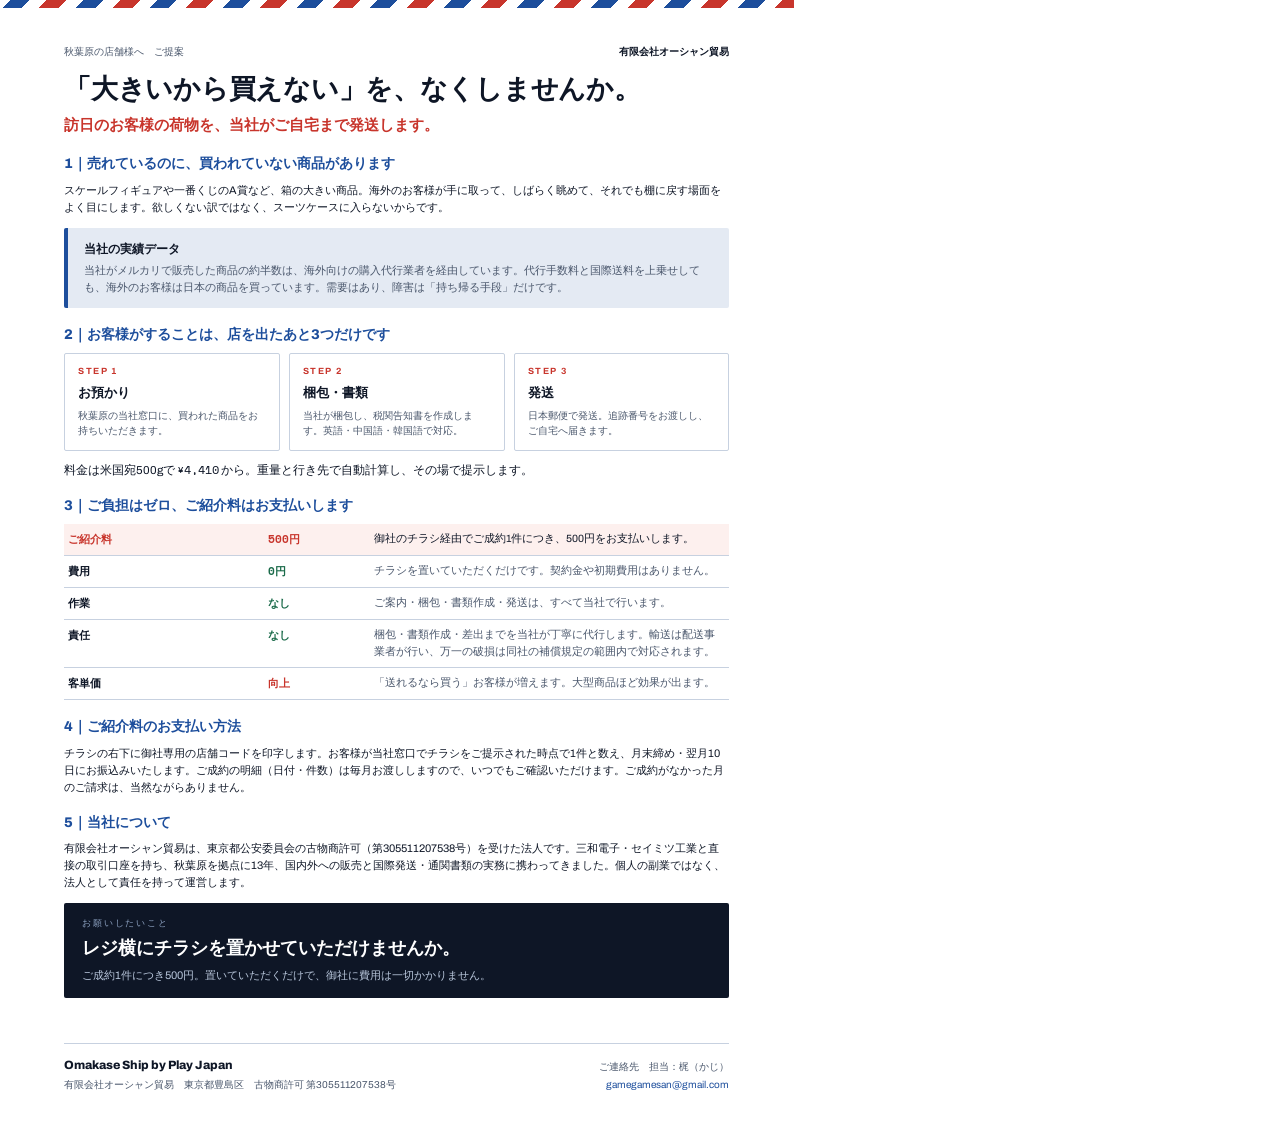
<file: tools/proposal/retail.html>
<!DOCTYPE html>
<html lang="ja">
<head>
<meta charset="utf-8">
<title>ご提案 物販店・ホビーショップ様 — Omakase Ship</title>
<link rel="preconnect" href="https://fonts.googleapis.com">
<link rel="preconnect" href="https://fonts.gstatic.com" crossorigin>
<link href="https://fonts.googleapis.com/css2?family=Archivo:wght@400;700;800;900&family=Space+Mono:wght@400;700&display=swap" rel="stylesheet">
<link rel="stylesheet" href="common.css">
</head>
<body>

<section class="sheet">
  <div class="airmail"></div>
  <div class="body">
    <div class="head"><span>秋葉原の店舗様へ　ご提案</span><span class="co">有限会社オーシャン貿易</span></div>

    <h1>「大きいから買えない」を、なくしませんか。</h1>
    <p class="sub">訪日のお客様の荷物を、当社がご自宅まで発送します。</p>

    <div class="sec"><span class="no">1</span>｜売れているのに、買われていない商品があります</div>
    <p>スケールフィギュアや一番くじのA賞など、箱の大きい商品。海外のお客様が手に取って、しばらく眺めて、それでも棚に戻す場面をよく目にします。欲しくない訳ではなく、スーツケースに入らないからです。</p>
    <div class="hlbox">
      <div class="t">当社の実績データ</div>
      <p>当社がメルカリで販売した商品の約半数は、海外向けの購入代行業者を経由しています。代行手数料と国際送料を上乗せしても、海外のお客様は日本の商品を買っています。需要はあり、障害は「持ち帰る手段」だけです。</p>
    </div>

    <div class="sec"><span class="no">2</span>｜お客様がすることは、店を出たあと3つだけです</div>
    <div class="steps">
      <div class="step"><div class="n">STEP 1</div><div class="h">お預かり</div><p>秋葉原の当社窓口に、買われた商品をお持ちいただきます。</p></div>
      <div class="step"><div class="n">STEP 2</div><div class="h">梱包・書類</div><p>当社が梱包し、税関告知書を作成します。英語・中国語・韓国語で対応。</p></div>
      <div class="step"><div class="n">STEP 3</div><div class="h">発送</div><p>日本郵便で発送。追跡番号をお渡しし、ご自宅へ届きます。</p></div>
    </div>
    <p class="priceline">料金は米国宛500gで <span class="mono">¥4,410</span> から。重量と行き先で自動計算し、その場で提示します。</p>

    <div class="sec"><span class="no">3</span>｜ご負担はゼロ、ご紹介料はお支払いします</div>
    <table class="fee">
      <tr class="hi"><td class="k">ご紹介料</td><td class="v">500円</td><td class="d">御社のチラシ経由でご成約1件につき、500円をお支払いします。</td></tr>
      <tr><td class="k">費用</td><td class="v g">0円</td><td class="d">チラシを置いていただくだけです。契約金や初期費用はありません。</td></tr>
      <tr><td class="k">作業</td><td class="v g">なし</td><td class="d">ご案内・梱包・書類作成・発送は、すべて当社で行います。</td></tr>
      <tr><td class="k">責任</td><td class="v g">なし</td><td class="d">梱包・書類作成・差出までを当社が丁寧に代行します。輸送は配送事業者が行い、万一の破損は同社の補償規定の範囲内で対応されます。</td></tr>
      <tr><td class="k">客単価</td><td class="v r">向上</td><td class="d">「送れるなら買う」お客様が増えます。大型商品ほど効果が出ます。</td></tr>
    </table>

    <div class="sec"><span class="no">4</span>｜ご紹介料のお支払い方法</div>
    <p>チラシの右下に御社専用の店舗コードを印字します。お客様が当社窓口でチラシをご提示された時点で1件と数え、月末締め・翌月10日にお振込みいたします。ご成約の明細（日付・件数）は毎月お渡ししますので、いつでもご確認いただけます。ご成約がなかった月のご請求は、当然ながらありません。</p>

    <div class="sec"><span class="no">5</span>｜当社について</div>
    <p>有限会社オーシャン貿易は、東京都公安委員会の古物商許可（第305511207538号）を受けた法人です。三和電子・セイミツ工業と直接の取引口座を持ち、秋葉原を拠点に13年、国内外への販売と国際発送・通関書類の実務に携わってきました。個人の副業ではなく、法人として責任を持って運営します。</p>

    <div class="cta">
      <div class="kick">お願いしたいこと</div>
      <div class="big">レジ横にチラシを置かせていただけませんか。</div>
      <div class="sm">ご成約1件につき500円。置いていただくだけで、御社に費用は一切かかりません。</div>
    </div>
  </div>

  <div class="foot">
    <div class="l"><div class="brand">Omakase Ship by Play Japan</div><div>有限会社オーシャン貿易　東京都豊島区　古物商許可 第305511207538号</div></div>
    <div class="r"><div>ご連絡先　担当：梶（かじ）</div><div><a href="mailto:gamegamesan@gmail.com">gamegamesan@gmail.com</a></div></div>
  </div>
</section>

</body>
</html>
</file>
<file: tools/proposal/common.css>
/* ============================================================
   Omakase Ship — A4 提案書 共通スタイル（3種共通）
   partner/index.html のデザイン体系を流用。
   Chrome headless --print-to-pdf 用。@page margin 0 で
   ヘッダ/フッタ（URL・日付）を抑止し、余白は .sheet 側で管理。
   ============================================================ */
:root{
  --paper:#FFFFFF; --panel:#FFFFFF; --ink:#0E1626; --ink-2:#4A576C;
  --rule:#C7D1E0; --air-red:#C8352C; --air-blue:#1D4E9C;
  --stamp:#E4EAF3; --ok:#1B6B4A; --hi:#FDF0EE;
}
*{box-sizing:border-box}
@page{ size:A4; margin:0; }
html,body{ margin:0; padding:0; background:#fff; }
body{
  color:var(--ink);
  /* ラテンは Archivo、日本語はシステムの BIZ UDGothic を使用。
     Google Fonts の Noto(CJK) は unicode-range 分割で Type3 が大量埋め込みされ肥大するため使わない。
     Archivo を先頭に置くとラテンは Archivo、日本語グリフは Archivo に無いため BIZ UDGothic へ落ちる。 */
  font-family:'Archivo','BIZ UDGothic','Yu Gothic','Meiryo','Hiragino Sans',system-ui,sans-serif;
  font-size:11px; line-height:1.55; -webkit-print-color-adjust:exact; print-color-adjust:exact;
}
.mono{font-family:'Space Mono',ui-monospace,monospace}

/* 1シート = A4 1ページ */
.sheet{
  position:relative; width:210mm; min-height:297mm;
  padding:10mm 17mm 8mm; overflow:hidden;
  display:flex; flex-direction:column;
  page-break-after:always; break-after:page;
}
.sheet > .body{ flex:1 0 auto; }
.sheet:last-child{ page-break-after:auto; break-after:auto; }

/* エアメール帯（上端・全幅ブリード） */
.airmail{
  position:absolute; top:0; left:0; right:0; height:8px;
  background:repeating-linear-gradient(-45deg,
    var(--air-red) 0 14px, #fff 14px 26px,
    var(--air-blue) 26px 40px, #fff 40px 52px);
}

/* ヘッダ行 */
.head{ display:flex; justify-content:space-between; align-items:baseline;
  font-size:10px; color:var(--ink-2); margin:6px 0 14px; }
.head .co{ font-weight:700; color:var(--ink); }

/* 見出し */
h1{ font-size:27px; line-height:1.2; font-weight:900; letter-spacing:-.01em; margin:0 0 8px; }
.sub{ font-size:15px; font-weight:700; color:var(--air-red); margin:0 0 4px; }

.sec{ font-size:14px; font-weight:800; color:var(--air-blue); margin:16px 0 7px; }
.sec .no{ color:var(--air-blue); }

p{ margin:0 0 9px; color:var(--ink); }
p.lead{ color:var(--ink); }

/* 淡青ハイライト枠（左ネイビー罫） */
.hlbox{ background:var(--stamp); border-left:4px solid var(--air-blue);
  border-radius:2px; padding:12px 16px; margin:12px 0 14px; }
.hlbox .t{ font-weight:800; font-size:12px; color:var(--ink); margin:0 0 5px; }
.hlbox p{ margin:0; font-size:10.5px; color:var(--ink-2); }

/* STEP 3列 */
.steps{ display:grid; grid-template-columns:1fr 1fr 1fr; gap:9px; margin:4px 0 10px; }
.step{ border:1px solid var(--rule); border-radius:2px; padding:11px 13px; }
.step .n{ font-size:9px; letter-spacing:.16em; font-weight:700; color:var(--air-red); }
.step .h{ font-size:13px; font-weight:800; margin:5px 0 4px; }
.step p{ margin:0; font-size:10px; color:var(--ink-2); }

.priceline{ font-size:11.5px; color:var(--ink); margin:6px 0 4px; }

/* 料金テーブル */
.fee{ width:100%; border-collapse:collapse; margin:2px 0 4px; }
.fee td{ padding:7px 4px; border-bottom:1px solid var(--rule); vertical-align:top; }
.fee td.k{ width:30%; font-weight:800; color:var(--ink); }
.fee td.v{ width:16%; font-weight:800; font-family:'Space Mono',monospace; white-space:nowrap; padding-right:10px; }
.fee td.d{ color:var(--ink-2); font-size:10.5px; }
.fee tr.hi td{ background:var(--hi); }
.fee tr.hi td.k, .fee tr.hi td.v{ color:var(--air-red); }
.fee tr.hi td.d{ color:var(--ink); }
.fee td.v.g{ color:var(--ok); }
.fee td.v.r{ color:var(--air-red); }

/* ダーク CTA 帯 */
.cta{ background:var(--ink); color:#fff; border-radius:2px; padding:14px 18px; margin:12px 0 0; }
.cta .kick{ font-size:9px; letter-spacing:.2em; color:#8FA4C4; margin:0 0 6px; }
.cta .big{ font-size:18px; font-weight:800; line-height:1.3; margin:0 0 6px; }
.cta .sm{ font-size:11px; color:#B9C7DC; margin:0; }

/* フッター（フローの最下部へ） */
.foot{ margin-top:auto; padding-top:10px;
  display:flex; justify-content:space-between; align-items:flex-end;
  border-top:1px solid var(--rule); font-size:10px; color:var(--ink-2); }
.foot .brand{ font-weight:800; color:var(--ink); font-size:12px; }
.foot .l div, .foot .r div{ margin-top:2px; }
.foot .r{ text-align:right; }
.foot a{ color:var(--air-blue); text-decoration:none; }
</file>
